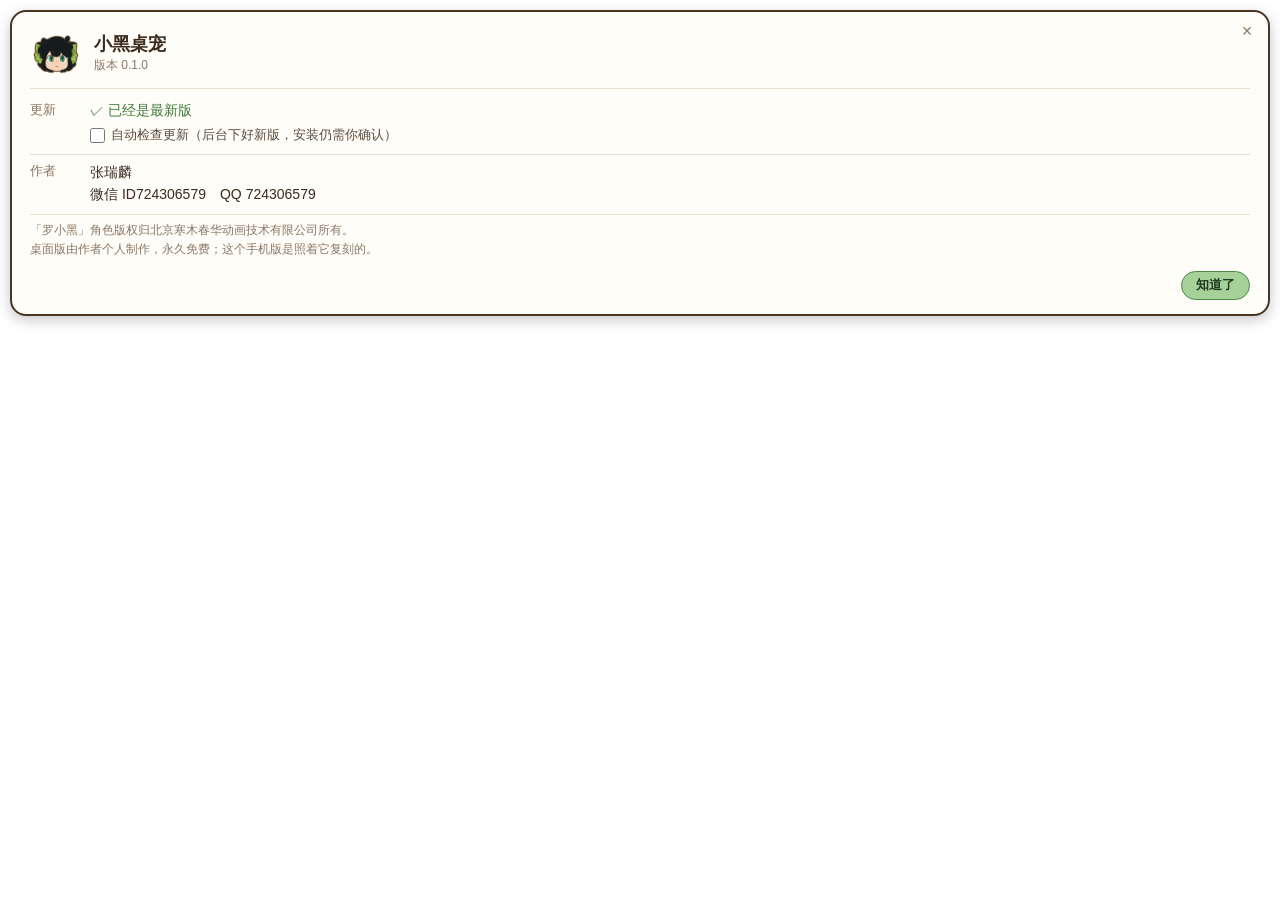
<file: app/src/main/assets/web/renderer/about.html>
<!doctype html>
<html lang="zh-CN">
<head>
<meta charset="utf-8">
<script src="pageshim.js"></script>
<title>关于小黑</title>
<style>
  /* 关于小黑：版本、更新、怎么玩，一页看全（照 Chrome「关于」页：打开就查更新，状态和按钮就在这里）。
     颜色跟头顶气泡、更新卡片一套：奶白底深棕边，主按钮用小黑耳朵里的薄荷绿 */
  * { box-sizing: border-box; }
  html, body { margin: 0; background: transparent; }
  body { padding: 10px; font: 14px/1.6 "Microsoft YaHei UI", "Microsoft YaHei", sans-serif; color: #3B2A1E; user-select: none; }
  .card { position: relative; background: #FFFDF7; border: 2px solid #4A3424; border-radius: 16px; box-shadow: 0 4px 14px rgba(0,0,0,.22); padding: 16px 18px 14px; }
  .head { display: flex; align-items: center; gap: 12px; -webkit-app-region: drag; }
  .head img { width: 52px; height: 52px; flex: none; }
  .name { font-size: 18px; font-weight: bold; line-height: 1.3; }
  .ver { font-size: 12px; color: #8a7766; }
  .demo { display: inline-block; margin-left: 6px; padding: 0 6px; border-radius: 8px; background: #f1e9dc; color: #8a7766; font-size: 11px; }
  .x { position: absolute; right: 8px; top: 6px; width: 26px; height: 26px; border: none; background: none; font-size: 18px; color: #8a7766; cursor: pointer; border-radius: 13px; -webkit-app-region: no-drag; }
  .x:hover { background: #f1e9dc; }
  .sec { margin-top: 8px; padding-top: 6px; border-top: 1px solid #eadfcf; }
  .row { display: flex; align-items: center; gap: 8px; min-height: 30px; }
  .k { flex: none; width: 52px; color: #8a7766; font-size: 13px; }
  .v { flex: 1; }
  .ok { color: #3f7a3b; }
  .new { font-weight: bold; }
  .muted { color: #8a7766; font-size: 12px; }
  label.chk { display: flex; align-items: center; gap: 6px; font-size: 13px; color: #5b4a3c; cursor: pointer; margin-left: 60px; }
  label.chk input { accent-color: #5EA85A; width: 15px; height: 15px; margin: 0; }
  ul { margin: 2px 0 0; padding-left: 18px; font-size: 13px; color: #5b4a3c; }
  li { margin: 0; }
  .spin { width: 14px; height: 14px; border: 2px solid #e5d8c6; border-top-color: #7DB873; border-radius: 50%; display: inline-block; vertical-align: -2px; margin-right: 6px; animation: r 0.8s linear infinite; }
  @keyframes r { to { transform: rotate(360deg); } }
  button.b { flex: none; font: inherit; font-size: 13px; padding: 3px 14px; border: 1.5px solid #4A3424; border-radius: 15px; background: #fff; color: #3B2A1E; cursor: pointer; }
  button.b:hover { background: #f7f0e4; }
  button.b.main { background: #A6D29A; border-color: #4E8A4A; color: #1F3A1D; font-weight: bold; }
  button.b.main:hover { background: #95C688; }
  .foot { display: flex; justify-content: flex-end; margin-top: 12px; }
  /* 下载进度：细条，薄荷绿，和更新卡片一套 */
  .bar { height: 5px; background: #efe6d8; border-radius: 3px; overflow: hidden; margin: 4px 0 2px; }
  .bar i { display: block; height: 100%; width: 0; background: #7DB873; transition: width .3s; }
  .link { border: none; background: none; padding: 0; font: inherit; font-size: 12px; color: #8a7766; cursor: pointer; text-decoration: underline; text-underline-offset: 3px; }
  .link:hover { color: #3B2A1E; }
  .gnotice { font-size: 13px; color: #3f7a3b; margin-bottom: 6px; }
  .gc { display: flex; gap: 12px; align-items: center; background: #fff; border: 1px solid #e6e6e6; border-radius: 10px; padding: 10px; margin-top: 8px; }
  .gc:first-child { margin-top: 0; }
  .gc .qr { flex: none; width: 108px; height: 108px; padding: 3px; background: #fff; }
  .gc .gq { flex: 1; }
  .gc .gn { font-size: 14px; font-weight: bold; color: #222; }
  .gc .gd, .gc .tip { font-size: 12px; color: #8a8a8a; line-height: 1.4; margin-top: 3px; }
  .gc .gd b { color: #3B2A1E; font-size: 14px; user-select: text; }
  .gqrs { display: flex; gap: 10px; }
  .gqrs:not(:first-child) { margin-top: 8px; }
  .gc.gcv { flex: 1; flex-direction: column; align-items: center; text-align: center; margin-top: 0; }
  .gfull { font-size: 13px; color: #5b4a3c; }
</style>
</head>
<body>
<div class="card">
  <button class="x" data-do="close" title="关闭">×</button>
  <div class="head"><img src="../assets/tray.png" alt=""><div><div class="name">小黑桌宠</div><div class="ver" id="ver"></div></div></div>
  <div class="sec">
    <div class="row"><span class="k">更新</span><span class="v" id="upd"></span><span id="updBtn"></span></div>
    <label class="chk" id="autoRow"><input type="checkbox" id="auto">自动检查更新（后台下好新版，安装仍需你确认）</label>
  </div>
  <div class="sec">
    <div class="row" style="align-items:flex-start"><span class="k">作者</span><span class="v" id="author"></span></div>
  </div>
  <div class="sec">
    <div class="muted">「罗小黑」角色版权归北京寒木春华动画技术有限公司所有。</div>
    <div class="muted">桌面版由作者个人制作，永久免费；这个手机版是照着它复刻的。</div>
  </div>
  <div class="foot"><button class="b main" data-do="close">知道了</button></div>
</div>
<script>
const { ipcRenderer } = require('electron');
const $ = (id) => document.getElementById(id);
const esc = (t) => String(t).replace(/[&<>"]/g, (c) => ({ '&': '&amp;', '<': '&lt;', '>': '&gt;', '"': '&quot;' }[c]));
const btn = (text, what, main) => `<button class="b${main ? ' main' : ''}" data-do="${what}">${text}</button>`;
function show(s) {
  $('ver').innerHTML = `版本 ${esc(s.version)}` + (s.tag ? ` ${esc(s.tag)}` : '') + (s.demo ? ' <span class="demo">开发版演示：更新是样子，不联网不真装</span>' : '');
  // 更新：打开「关于」时主进程会顺手查一次
  const u = s.update || {};
  let t = '', b = '';
  if (!s.hasUpdater) t = '<span class="muted">手机版不检查更新，新版本会发在群里</span>';
  else if (u.kind === 'checking') t = '<span class="spin"></span>正在检查新版本…';
  else if (u.kind === 'downloading') t = `正在下载 ${esc(u.version)}… ${u.percent || 0}%<div class="bar"><i style="width:${u.percent || 0}%"></i></div>`;
  else if (u.kind === 'installing') t = '<span class="spin"></span>正在安装，十几秒后小黑自己回来';
  else if (u.kind === 'error') { t = '<span class="muted">' + esc(u.message || '连不上更新服务器') + '</span>'; b = btn('重试', 'check'); }
  else if (u.version && u.skipped) { t = `已跳过 ${esc(u.version)}<div class="muted">更新的版本出来，会再提醒你</div>`; b = btn('还是更新吧', 'unskip'); }
  // 有新版本（下好了或还没下）：「现在更新」直接在这里装（还没下就先下，进度在这里显示）；更新说明点小字开卡片看
  else if (u.version) { t = `<span class="new">有新版本 ${esc(u.version)}</span><div><button class="link" data-do="show">看看更新了什么</button></div>`; b = btn('现在更新', 'install', true); }
  else t = '<span class="ok">✓ 已经是最新版</span>';
  $('upd').innerHTML = t; $('updBtn').innerHTML = b;
  $('autoRow').style.display = s.hasUpdater ? '' : 'none'; $('auto').checked = !!s.auto;
  const g = s.groups || {}, a = g.author || {};
  const asec = $('author').closest('.sec');
  if (a.name) { $('author').innerHTML = `${esc(a.name)}<br>微信 ${esc(a.wechat)}　QQ ${esc(a.qq)}`; asec.style.display = ''; }
  else { $('author').innerHTML = ''; asec.style.display = 'none'; }
  requestAnimationFrame(() => ipcRenderer.send('about-size', document.body.scrollHeight));
}
ipcRenderer.invoke('about-state').then(show);
ipcRenderer.on('about', (_e, s) => show(s));
document.body.onclick = async (e) => {
  const b = e.target.closest('[data-do]'); if (!b) return;
  ipcRenderer.send('about-do', b.dataset.do);
};
$('auto').onchange = () => ipcRenderer.send('about-do', $('auto').checked ? 'auto-on' : 'auto-off');
addEventListener('keydown', (e) => { if (e.key === 'Escape') ipcRenderer.send('about-do', 'close'); });
</script>
</body>
</html>
</file>
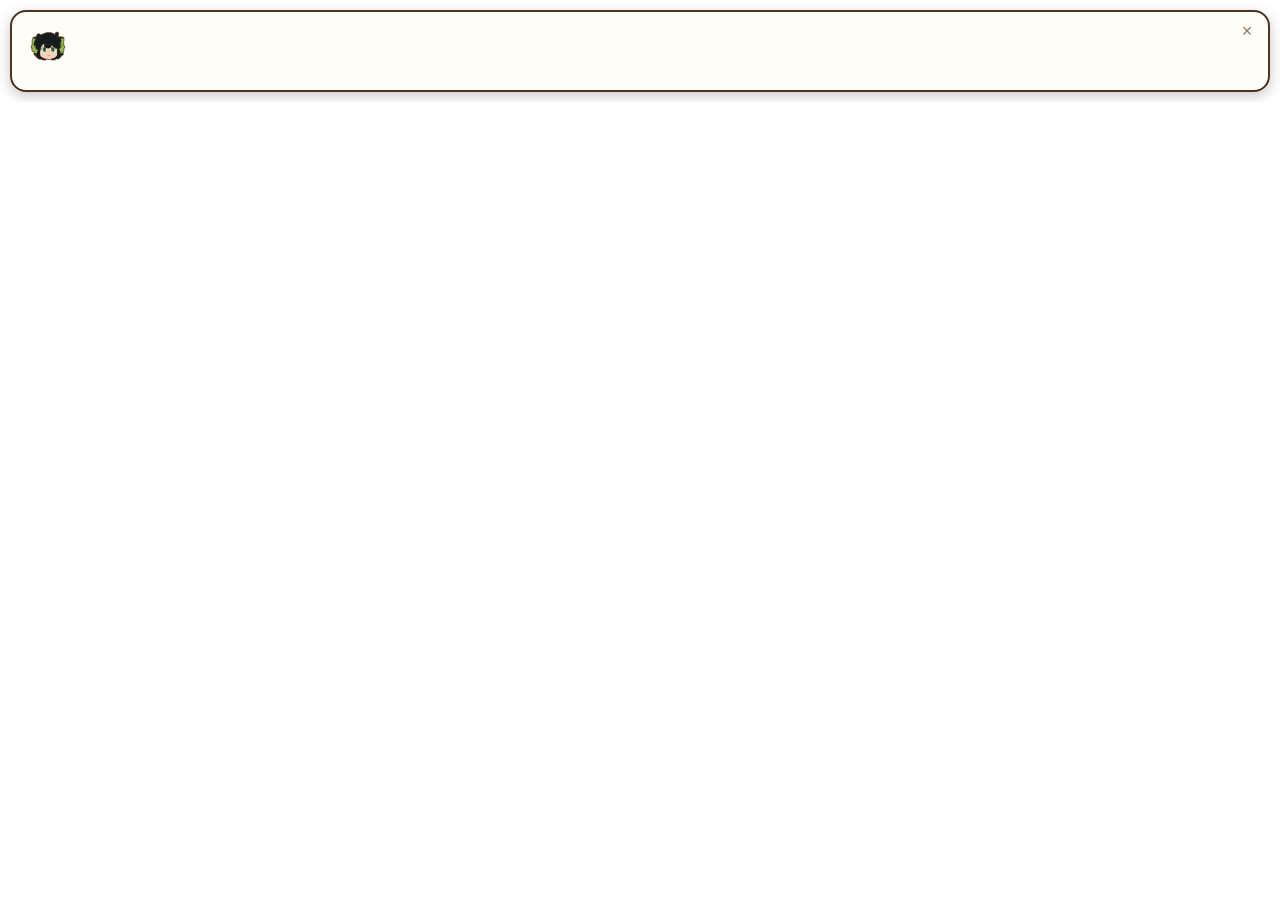
<file: app/src/main/assets/web/renderer/card.html>
<!doctype html>
<html lang="zh-CN">
<head>
<meta charset="utf-8">
<title>小黑</title>
<style>
  /* 右下角小卡片：更新（检查中／下载中／已是最新／有新版本／正在安装／更新好了／出错）和开机自启询问。和小黑头顶气泡同一套颜色。
     按钮照 Windows／Sparkle 的规矩：主按钮一个、放最右；「跳过这个版本」是弱化的文字按钮放最左 */
  * { box-sizing: border-box; }
  html, body { margin: 0; background: transparent; overflow: hidden; }
  body { padding: 10px; font: 14px/1.6 "Microsoft YaHei UI", "Microsoft YaHei", sans-serif; color: #3B2A1E; user-select: none; }
  .card { position: relative; background: #FFFDF7; border: 2px solid #4A3424; border-radius: 16px; box-shadow: 0 4px 14px rgba(0,0,0,.22); padding: 14px 16px 14px; animation: pop .16s ease-out; }
  @keyframes pop { from { transform: translateY(8px) scale(.97); opacity: 0; } to { transform: none; opacity: 1; } }
  .head { display: flex; align-items: center; gap: 10px; -webkit-app-region: drag; }
  .head img { width: 40px; height: 40px; flex: none; }
  .title { font-size: 16px; font-weight: bold; line-height: 1.35; }
  .sub { font-size: 12px; color: #8a7766; }
  .x { position: absolute; right: 8px; top: 6px; width: 26px; height: 26px; border: none; background: none; font-size: 18px; color: #8a7766; cursor: pointer; border-radius: 13px; -webkit-app-region: no-drag; }
  .x:hover { background: #f1e9dc; }
  .body { margin-top: 10px; }
  ul { margin: 4px 0 0; padding-left: 20px; max-height: 380px; overflow-y: auto; }   /* 11-17 用户嫌更新说明小：190→380，字 15 */
  li { margin: 2px 0; font-size: 15px; }
  .hint { font-size: 12px; color: #8a7766; margin-top: 8px; }
  .bar { height: 8px; background: #efe6d8; border-radius: 4px; overflow: hidden; margin: 8px 0 2px; }
  .bar i { display: block; height: 100%; width: 0; background: #7DB873; transition: width .3s; }
  .spin { width: 16px; height: 16px; border: 2px solid #e5d8c6; border-top-color: #7DB873; border-radius: 50%; display: inline-block; vertical-align: -3px; margin-right: 6px; animation: r 0.8s linear infinite; }
  @keyframes r { to { transform: rotate(360deg); } }
  .foot { display: flex; justify-content: flex-end; gap: 8px; margin-top: 12px; }
  .foot:empty { display: none; }
  button.b { font: inherit; padding: 5px 16px; border: 1.5px solid #4A3424; border-radius: 16px; background: #fff; color: #3B2A1E; cursor: pointer; }
  button.b:hover { background: #f7f0e4; }
  /* 主按钮用小黑耳朵里的薄荷绿（第一部电影），深绿字；其余跟气泡一样奶白底深棕边 */
  button.b.main { background: #A6D29A; border-color: #4E8A4A; color: #1F3A1D; font-weight: bold; }
  button.b.main:hover { background: #95C688; }
  .foot .skip { margin-right: auto; border: none; background: none; padding: 5px 2px; font: inherit; font-size: 12px; color: #8a7766; cursor: pointer; text-decoration: underline; text-underline-offset: 3px; }
  .foot .skip:hover { color: #3B2A1E; }
</style>
</head>
<body>
<div class="card" id="card">
  <button class="x" id="x" title="关闭">×</button>
  <div class="head"><img src="../assets/tray.png" alt=""><div><div class="title" id="title"></div><div class="sub" id="sub"></div></div></div>
  <div class="body" id="body"></div>
  <div class="foot" id="foot"></div>
</div>
<script>
const { ipcRenderer } = require('electron');
const $ = (id) => document.getElementById(id);
const esc = (t) => String(t).replace(/[&<>"]/g, (c) => ({ '&': '&amp;', '<': '&lt;', '>': '&gt;', '"': '&quot;' }[c]));
const btn = (text, what, main) => `<button class="b${main ? ' main' : ''}" data-do="${what}">${text}</button>`;
const notes = (n) => `<div>更新了什么：</div><ul>${(n && n.length ? n : ['修了一些小问题，更稳定了']).map((l) => `<li>${esc(l)}</li>`).join('')}</ul>`;
let autoClose;
function show(s) {
  clearTimeout(autoClose);
  let title = '', sub = '', body = '', foot = '';
  if (s.kind === 'checking') { title = '<span class="spin"></span>正在检查新版本…'; sub = `现在是 ${s.current}`; }
  else if (s.kind === 'downloading') {
    title = `发现新版本 ${esc(s.version)}`; sub = `现在是 ${s.current}`;
    body = `<div>正在下载… <b>${s.percent || 0}%</b></div><div class="bar"><i style="width:${s.percent || 0}%"></i></div><div class="hint">大约 170M。你可以先关掉这张卡片，下好了我会告诉你。</div>`;
    foot = btn('好的', 'close');
  } else if (s.kind === 'latest') {
    title = '已经是最新版啦'; sub = `现在是 ${s.current}`; foot = btn('知道了', 'close', true);
    autoClose = setTimeout(() => ipcRenderer.send('card-do', 'close'), 5000);
  } else if (s.kind === 'ready' || s.kind === 'available') {
    title = `小黑有新版本 ${esc(s.version)}`; sub = `现在是 ${s.current}`;
    const how = s.kind === 'available' ? '点「现在更新」先下载（约 170M），下好自己装，十几秒。' : '更新只要十几秒。';
    const later = s.auto ? '不点也行，退出小黑或下次打开时会自动装好。' : '你关了自动更新，不点就不会装。';
    body = notes(s.notes) + `<div class="hint">${how}设置都会保留。${later}</div>`;
    foot = '<button class="skip" data-do="skip">跳过这个版本</button>' + btn('以后再说', 'later') + btn('现在更新', 'install', true);
  } else if (s.kind === 'installing') { // 先说再走：不带按钮，1.5 秒后小黑退出去装
    title = `<span class="spin"></span>正在安装 ${esc(s.version)}`; sub = `现在是 ${s.current}`; body = '十几秒后小黑自己回来';
  } else if (s.kind === 'updated') {
    title = `小黑更新到 ${esc(s.version)} 啦`; body = notes(s.notes);
    foot = ((s.notes || []).some((l) => /找文件/.test(l)) ? btn('试试找文件', 'finder') : '') + btn('知道了', 'close', true);   // 11-05：说明里有找文件就给个按钮当场试
  } else if (s.kind === 'error') {
    if (s.why === 'verify') { title = '新版本没通过安全校验'; body = '为了安全，这次没有安装。过一会儿我会自己再试。'; foot = btn('知道了', 'close', true); }
    else { title = '检查更新失败'; body = '连不上更新服务器。请检查网络后再试。'; foot = btn('关闭', 'close') + btn('重试', 'retry', true); }
  } else if (s.kind === 'login') {
    title = '每次开机都叫小黑出来吗？'; body = '以后想改：右键右下角托盘里的小黑图标 →「设置」→「开机自动启动」。';
    foot = btn('先不用', 'close') + btn('好呀', 'login-yes', true);
  }
  $('title').innerHTML = title; $('sub').textContent = sub; $('body').innerHTML = body; $('foot').innerHTML = foot;
  requestAnimationFrame(() => ipcRenderer.send('card-size', document.body.scrollHeight));
}
ipcRenderer.invoke('card-state').then(show);
ipcRenderer.on('card', async () => show(await ipcRenderer.invoke('card-state')));
$('foot').onclick = (e) => { const b = e.target.closest('button'); if (b) ipcRenderer.send('card-do', b.dataset.do); };
$('x').onclick = () => ipcRenderer.send('card-do', 'close');
addEventListener('keydown', (e) => { if (e.key === 'Escape') ipcRenderer.send('card-do', 'close'); });
</script>
</body>
</html>
</file>
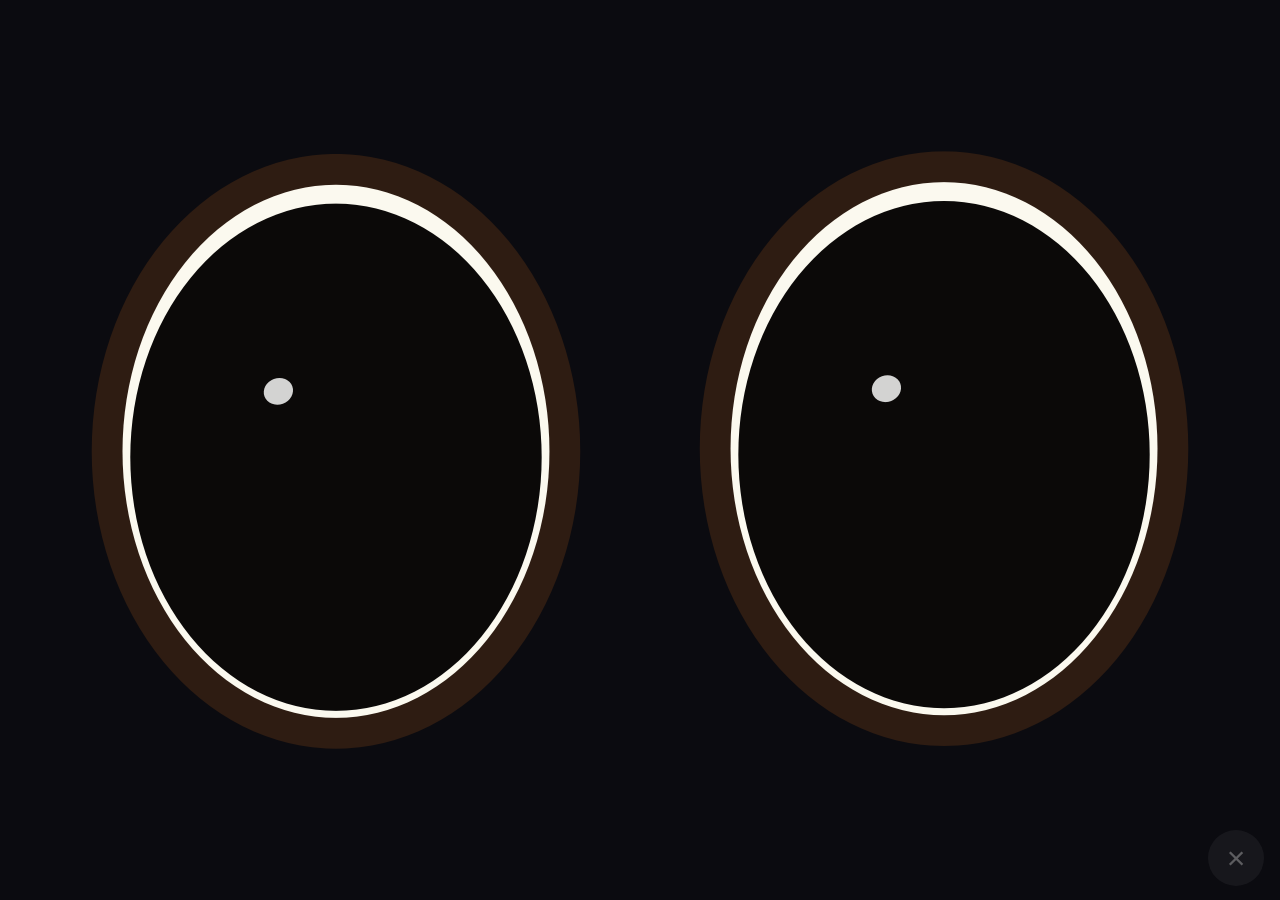
<file: app/src/main/assets/web/renderer/face.html>
<!doctype html>
<html><head><meta charset="utf-8">
<meta name="viewport" content="width=device-width,initial-scale=1,maximum-scale=1,user-scalable=no">
<title>大脸猫</title>
<style>
  html, body {
    margin: 0; height: 100%; overflow: hidden;
    background: #0b0b10; touch-action: none;
    -webkit-user-select: none; user-select: none;
    -webkit-tap-highlight-color: transparent;
  }
  canvas { display: block; }
  /* 退出：整块屏幕只剩这一颗按钮，做得尽量轻，不抢大脸的戏 */
  #x {
    position: fixed; right: 16px; bottom: 14px;
    width: 56px; height: 56px; border-radius: 50%;
    background: rgba(255,255,255,.05);
    color: rgba(255,255,255,.30);
    font: 300 32px/56px "PingFang SC", sans-serif; text-align: center;
    cursor: pointer; transition: background .15s, color .15s;
  }
  #x:hover, #x:active { background: rgba(255,255,255,.14); color: rgba(255,255,255,.75); }
</style>
</head>
<body>
<canvas id="c"></canvas>
<div id="x">×</div>
<script src="face.js"></script>
</body></html>
</file>
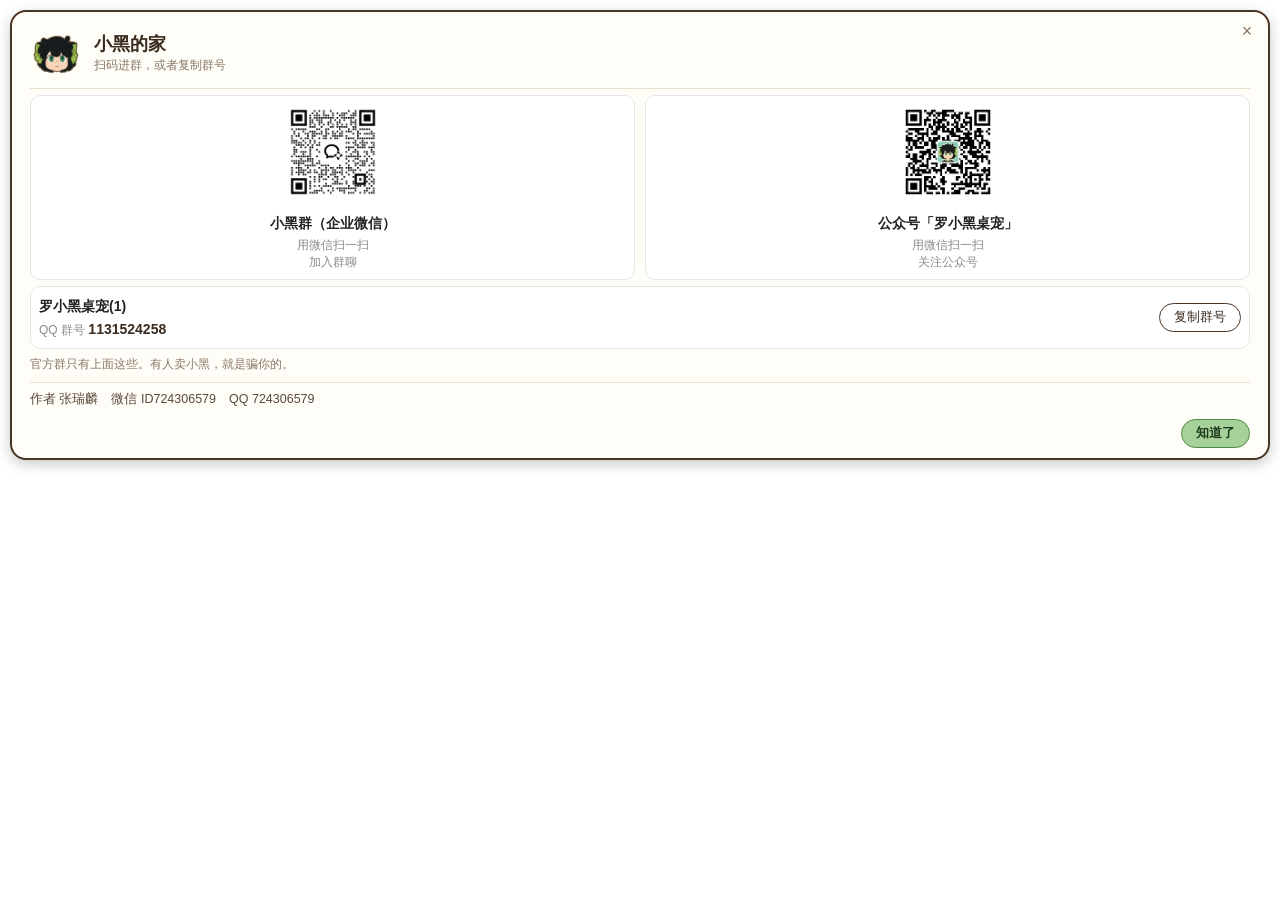
<file: app/src/main/assets/web/renderer/group.html>
<!doctype html>
<html lang="zh-CN">
<head>
<meta charset="utf-8">
<title>进群</title>
<script src="pageshim.js"></script>
<style>
  /* 「进群」单独一页：只放小黑的家（群二维码 + 群号复制）。
     配色、圆角、描边、按钮沿用 about.html，三张卡片一眼是同一套。 */
  * { box-sizing: border-box; }
  html, body { margin: 0; background: transparent; }
  body { padding: 10px; font: 14px/1.6 "Microsoft YaHei UI", "Microsoft YaHei", sans-serif; color: #3B2A1E; user-select: none; }
  .card { position: relative; background: #FFFDF7; border: 2px solid #4A3424; border-radius: 16px; box-shadow: 0 4px 14px rgba(0,0,0,.22); padding: 16px 18px 10px; }
  .head { display: flex; align-items: center; gap: 12px; }
  .head img { width: 52px; height: 52px; flex: none; }
  .name { font-size: 18px; font-weight: bold; line-height: 1.3; }
  .ver { font-size: 12px; color: #8a7766; }
  .x { position: absolute; right: 8px; top: 6px; width: 26px; height: 26px; border: none; background: none; font-size: 18px; color: #8a7766; cursor: pointer; border-radius: 13px; }
  .x:hover { background: #f1e9dc; }
  .sec { margin-top: 8px; padding-top: 6px; border-top: 1px solid #eadfcf; }
  .muted { color: #8a7766; font-size: 12px; }
  .author { font-size: 12.5px; color: #5b4a3c; }
  .foot { display: flex; justify-content: flex-end; margin-top: 10px; }
  button.b { flex: none; font: inherit; font-size: 13px; padding: 3px 14px; border: 1.5px solid #4A3424; border-radius: 15px; background: #fff; color: #3B2A1E; cursor: pointer; }
  button.b.main { background: #A6D29A; border-color: #4E8A4A; color: #1F3A1D; font-weight: bold; }
  .gnotice { font-size: 13px; color: #3f7a3b; margin-bottom: 6px; }
  .gc { display: flex; gap: 12px; align-items: center; background: #fff; border: 1px solid #e6e6e6; border-radius: 10px; padding: 8px; margin-top: 6px; }
  .gc:first-child { margin-top: 0; }
  .gc .qr { flex: none; width: 96px; height: 96px; padding: 3px; background: #fff; }
  .gc .gq { flex: 1; }
  .gc .gn { font-size: 14px; font-weight: bold; color: #222; }
  .gc .gd, .gc .tip { font-size: 12px; color: #8a8a8a; line-height: 1.4; margin-top: 3px; }
  .gc .gd b { color: #3B2A1E; font-size: 14px; user-select: text; }
  .gqrs { display: flex; gap: 10px; }
  .gqrs:not(:first-child) { margin-top: 8px; }
  .gc.gcv { flex: 1; flex-direction: column; align-items: center; text-align: center; margin-top: 0; }
  .gfull { font-size: 13px; color: #5b4a3c; }
</style>
</head>
<body>
<div class="card">
  <button class="x" data-do="close" title="关闭">×</button>
  <div class="head">
    <img src="../assets/tray.png" alt="">
    <div>
      <div class="name">小黑的家</div>
      <div class="ver">扫码进群，或者复制群号</div>
    </div>
  </div>

  <div class="sec">
    <div id="groups"></div>
    <div class="muted" style="margin-top:6px">官方群只有上面这些。有人卖小黑，就是骗你的。</div>
  </div>

  <div class="sec">
    <div class="author" id="author"></div>
  </div>

  <div class="foot"><button class="b main" data-do="close">知道了</button></div>
</div>
<script src="groupcard.js"></script>
<script>
const { ipcRenderer } = require('electron');
const $ = (id) => document.getElementById(id);
const esc = (t) => String(t == null ? '' : t).replace(/[&<>"]/g, (c) => ({ '&': '&amp;', '<': '&lt;', '>': '&gt;', '"': '&quot;' }[c]));

function sendSize() {
  requestAnimationFrame(() => ipcRenderer.send('welcome-size', Math.ceil(document.body.getBoundingClientRect().height)));
}

function show(s) {
  const st = s || {};
  const a = st.author || {};
  $('author').innerHTML = a.name ? `作者 ${esc(a.name)}　微信 ${esc(a.wechat)}　QQ ${esc(a.qq)}` : '';
  renderGroups($('groups'), st, st.visible || []);
  sendSize();
}

ipcRenderer.invoke('groups-state').then(show);
ipcRenderer.on('welcome', (_e, s) => show(s));

document.body.addEventListener('click', (e) => {
  if (e.target.closest('[data-do]')) ipcRenderer.send('welcome-do', 'close');
});
addEventListener('keydown', (e) => { if (e.key === 'Escape') ipcRenderer.send('welcome-do', 'close'); });

sendSize();
</script>
</body>
</html>
</file>
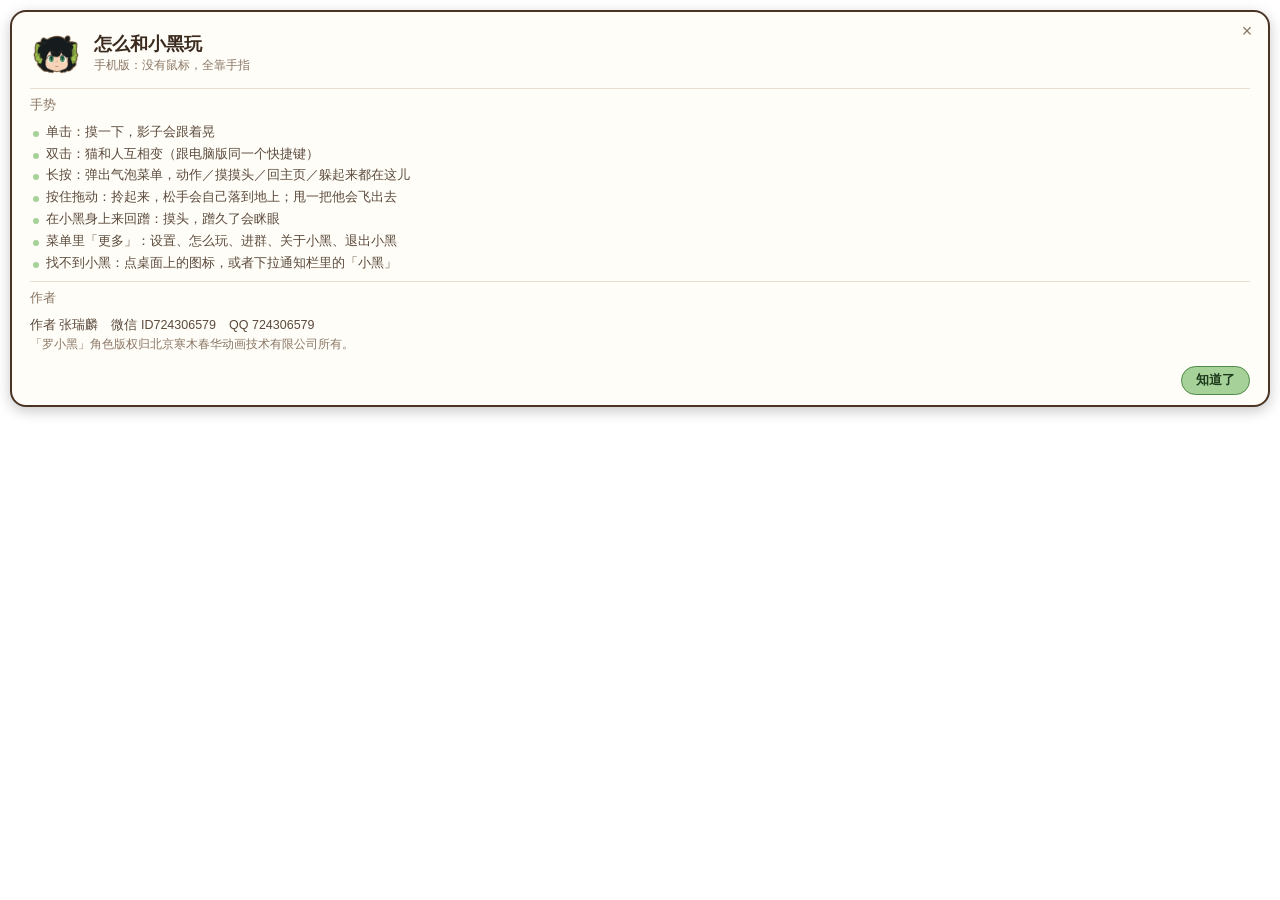
<file: app/src/main/assets/web/renderer/howto.html>
<!doctype html>
<html lang="zh-CN">
<head>
<meta charset="utf-8">
<title>怎么和小黑玩</title>
<script src="pageshim.js"></script>
<style>
  /* 手机版「小黑的家」：原版 welcome.html 的主打是 8 段鼠标演示视频，
     手机上没有鼠标、也没有随包发视频，所以照着同一套卡片样式重写成手势说明。
     配色、圆角、描边、按钮全部沿用 about.html，一眼是同一个东西。 */
  * { box-sizing: border-box; }
  html, body { margin: 0; background: transparent; }
  body { padding: 10px; font: 14px/1.6 "Microsoft YaHei UI", "Microsoft YaHei", sans-serif; color: #3B2A1E; user-select: none; }
  .card { position: relative; background: #FFFDF7; border: 2px solid #4A3424; border-radius: 16px; box-shadow: 0 4px 14px rgba(0,0,0,.22); padding: 16px 18px 10px; }
  .head { display: flex; align-items: center; gap: 12px; }
  .head img { width: 52px; height: 52px; flex: none; }
  .name { font-size: 18px; font-weight: bold; line-height: 1.3; }
  .ver { font-size: 12px; color: #8a7766; }
  .x { position: absolute; right: 8px; top: 6px; width: 26px; height: 26px; border: none; background: none; font-size: 18px; color: #8a7766; cursor: pointer; border-radius: 13px; }
  .x:hover { background: #f1e9dc; }
  .sec { margin-top: 8px; padding-top: 6px; border-top: 1px solid #eadfcf; }
  .sec h3 { margin: 0 0 6px; font-size: 13px; font-weight: normal; color: #8a7766; }
  ul.tips { margin: 0; padding: 0; list-style: none; }
  ul.tips li { position: relative; padding-left: 16px; margin: 1px 0; font-size: 13px; color: #5b4a3c; }
  ul.tips li:before { content: ""; position: absolute; left: 3px; top: 9px; width: 6px; height: 6px; border-radius: 50%; background: #A6D29A; }
  .muted { color: #8a7766; font-size: 12px; }
  .author { font-size: 12.5px; color: #5b4a3c; }
  .foot { display: flex; justify-content: flex-end; margin-top: 12px; }
  button.b { flex: none; font: inherit; font-size: 13px; padding: 3px 14px; border: 1.5px solid #4A3424; border-radius: 15px; background: #fff; color: #3B2A1E; cursor: pointer; }
  button.b.main { background: #A6D29A; border-color: #4E8A4A; color: #1F3A1D; font-weight: bold; }
  .gnotice { font-size: 13px; color: #3f7a3b; margin-bottom: 6px; }
  .gc { display: flex; gap: 12px; align-items: center; background: #fff; border: 1px solid #e6e6e6; border-radius: 10px; padding: 8px; margin-top: 6px; }
  .gc:first-child { margin-top: 0; }
  .gc .qr { flex: none; width: 96px; height: 96px; padding: 3px; background: #fff; }
  .gc .gq { flex: 1; }
  .gc .gn { font-size: 14px; font-weight: bold; color: #222; }
  .gc .gd, .gc .tip { font-size: 12px; color: #8a8a8a; line-height: 1.4; margin-top: 3px; }
  .gc .gd b { color: #3B2A1E; font-size: 14px; user-select: text; }
  .gqrs { display: flex; gap: 10px; }
  .gqrs:not(:first-child) { margin-top: 8px; }
  .gc.gcv { flex: 1; flex-direction: column; align-items: center; text-align: center; margin-top: 0; }
  .gfull { font-size: 13px; color: #5b4a3c; }
</style>
</head>
<body>
<div class="card">
  <button class="x" data-do="close" title="关闭">×</button>
  <div class="head">
    <img src="../assets/tray.png" alt="">
    <div>
      <div class="name">怎么和小黑玩</div>
      <div class="ver">手机版：没有鼠标，全靠手指</div>
    </div>
  </div>

  <div class="sec">
    <h3>手势</h3>
    <ul class="tips" id="tips"></ul>
  </div>

  <div class="sec">
    <h3>作者</h3>
    <div class="author" id="author"></div>
    <div class="muted">「罗小黑」角色版权归北京寒木春华动画技术有限公司所有。</div>
  </div>

  <div class="foot"><button class="b main" data-do="close">知道了</button></div>
</div>
<script>
const { ipcRenderer } = require('electron');
const $ = (id) => document.getElementById(id);
const esc = (t) => String(t == null ? '' : t).replace(/[&<>"]/g, (c) => ({ '&': '&amp;', '<': '&lt;', '>': '&gt;', '"': '&quot;' }[c]));

// 跟 about.html 里的 howto 一份文案：手机版真正验证过的手势
const TIPS = [
  '单击：摸一下，影子会跟着晃',
  '双击：猫和人互相变（跟电脑版同一个快捷键）',
  '长按：弹出气泡菜单，动作／摸摸头／回主页／躲起来都在这儿',
  '按住拖动：拎起来，松手会自己落到地上；甩一把他会飞出去',
  '在小黑身上来回蹭：摸头，蹭久了会眯眼',
  '菜单里「更多」：设置、怎么玩、进群、关于小黑、退出小黑',
  '找不到小黑：点桌面上的图标，或者下拉通知栏里的「小黑」'
];
$('tips').innerHTML = TIPS.map((t) => `<li>${esc(t)}</li>`).join('');

function sendSize() {
  requestAnimationFrame(() => ipcRenderer.send('welcome-size', Math.ceil(document.body.getBoundingClientRect().height)));
}

function show(s) {
  const st = s || {};
  const a = st.author || {};
  $('author').innerHTML = a.name ? `作者 ${esc(a.name)}　微信 ${esc(a.wechat)}　QQ ${esc(a.qq)}` : '';
  sendSize();
}

ipcRenderer.invoke('groups-state').then(show);
ipcRenderer.on('welcome', (_e, s) => show(s));

document.body.addEventListener('click', (e) => {
  if (e.target.closest('[data-do]')) ipcRenderer.send('welcome-do', 'close');
});
addEventListener('keydown', (e) => { if (e.key === 'Escape') ipcRenderer.send('welcome-do', 'close'); });

sendSize();
</script>
</body>
</html>
</file>
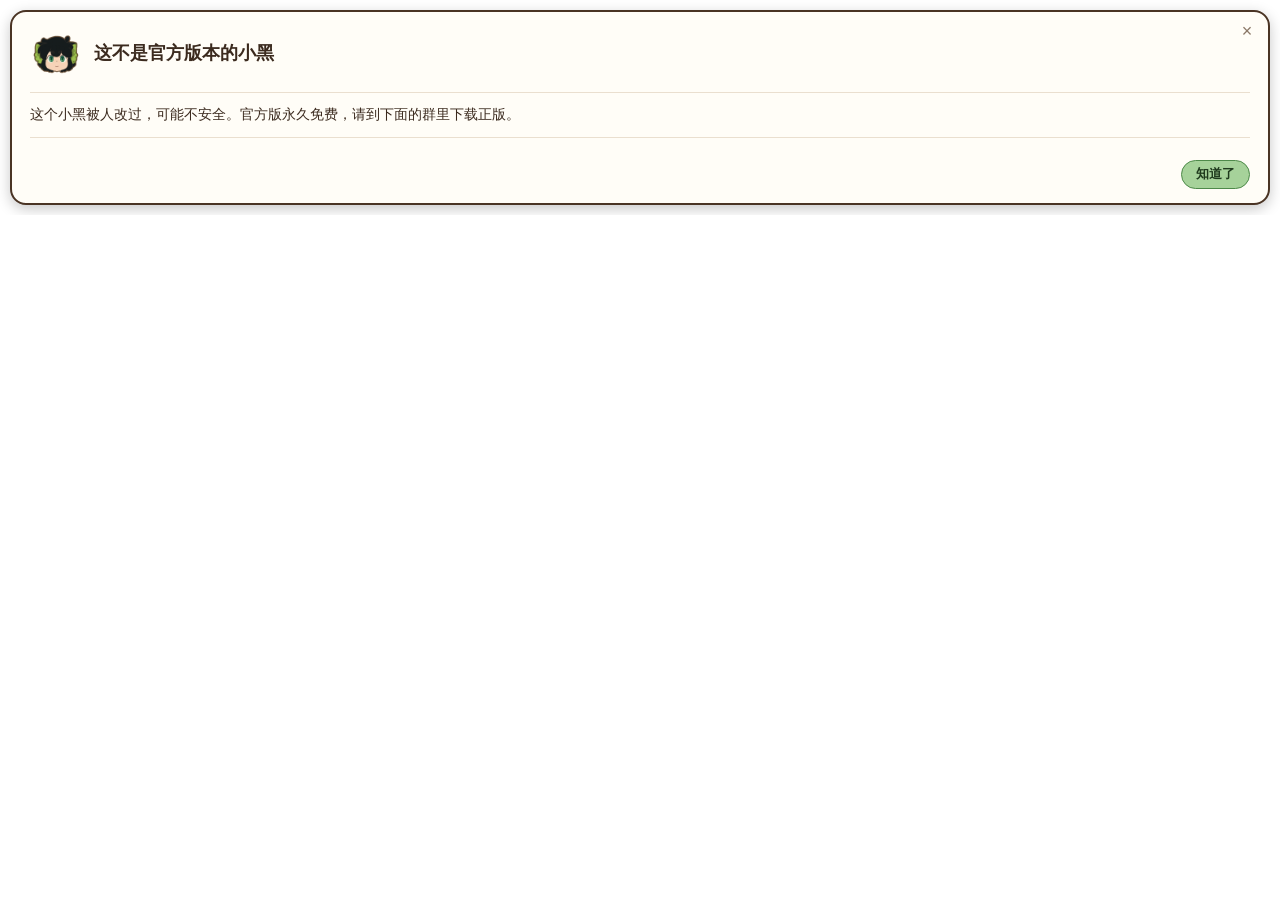
<file: app/src/main/assets/web/renderer/notofficial.html>
<!doctype html>
<html lang="zh-CN">
<head>
<meta charset="utf-8">
<title>这不是官方版本的小黑</title>
<style>
  /* 被改过的安装包弹这张卡片：样子照 welcome.html（奶白底深棕边，薄荷绿主按钮） */
  * { box-sizing: border-box; }
  html, body { margin: 0; background: transparent; overflow: hidden; }
  body { padding: 10px; font: 14px/1.6 "Microsoft YaHei UI", "Microsoft YaHei", sans-serif; color: #3B2A1E; user-select: none; }
  .card { position: relative; background: #FFFDF7; border: 2px solid #4A3424; border-radius: 16px; box-shadow: 0 4px 14px rgba(0,0,0,.22); padding: 16px 18px 14px; }
  .head { display: flex; align-items: center; gap: 12px; -webkit-app-region: drag; }
  .head img { width: 52px; height: 52px; flex: none; }
  .name { font-size: 18px; font-weight: bold; line-height: 1.3; }
  .x { position: absolute; right: 8px; top: 6px; width: 26px; height: 26px; border: none; background: none; font-size: 18px; color: #8a7766; cursor: pointer; border-radius: 13px; -webkit-app-region: no-drag; }
  .x:hover { background: #f1e9dc; }
  .sec { margin-top: 12px; padding-top: 10px; border-top: 1px solid #eadfcf; }
  p { margin: 0 0 4px; font-size: 14px; }
  button.b { flex: none; font: inherit; font-size: 13px; padding: 3px 14px; border: 1.5px solid #4A3424; border-radius: 15px; background: #fff; color: #3B2A1E; cursor: pointer; }
  button.b:hover { background: #f7f0e4; }
  button.b.main { background: #A6D29A; border-color: #4E8A4A; color: #1F3A1D; font-weight: bold; }
  button.b.main:hover { background: #95C688; }
  .foot { display: flex; justify-content: flex-end; margin-top: 12px; }
  .gnotice { font-size: 13px; color: #3f7a3b; margin-bottom: 6px; }
  .gc { display: flex; gap: 12px; align-items: center; background: #fff; border: 1px solid #e6e6e6; border-radius: 10px; padding: 10px; margin-top: 8px; }
  .gc:first-child { margin-top: 0; }
  .gc .qr { flex: none; width: 124px; height: 124px; padding: 4px; background: #fff; }
  .gc .gq { flex: 1; }
  .gc .gn { font-size: 14px; font-weight: bold; color: #222; }
  .gc .gd, .gc .tip { font-size: 12px; color: #8a8a8a; line-height: 1.4; margin-top: 3px; }
  .gc .gd b { color: #3B2A1E; font-size: 14px; user-select: text; }
  .gqrs { display: flex; gap: 10px; }
  .gqrs:not(:first-child) { margin-top: 8px; }
  .gc.gcv { flex: 1; flex-direction: column; align-items: center; text-align: center; margin-top: 0; }
  .gfull { font-size: 13px; color: #5b4a3c; }
</style>
</head>
<body>
<div class="card">
  <button class="x" data-do="close" title="关闭">×</button>
  <div class="head"><img src="../assets/tray.png" alt=""><div class="name">这不是官方版本的小黑</div></div>
  <div class="sec">
    <p>这个小黑被人改过，可能不安全。官方版永久免费，请到下面的群里下载正版。</p>
  </div>
  <div class="sec">
    <div id="groups"></div>
  </div>
  <div class="foot"><button class="b main" data-do="close">知道了</button></div>
</div>
<script src="groupcard.js"></script>
<script>
const { ipcRenderer } = require('electron');
function show(s) {
  renderGroups(document.getElementById('groups'), s || {}, (s && s.visible) || []);
  requestAnimationFrame(() => ipcRenderer.send('notofficial-size', document.body.scrollHeight));
}
ipcRenderer.invoke('groups-state').then(show);
document.body.addEventListener('click', (e) => { const b = e.target.closest('[data-do]'); if (b) ipcRenderer.send('notofficial-do', b.dataset.do); });
addEventListener('keydown', (e) => { if (e.key === 'Escape') ipcRenderer.send('notofficial-do', 'close'); });
</script>
</body>
</html>
</file>
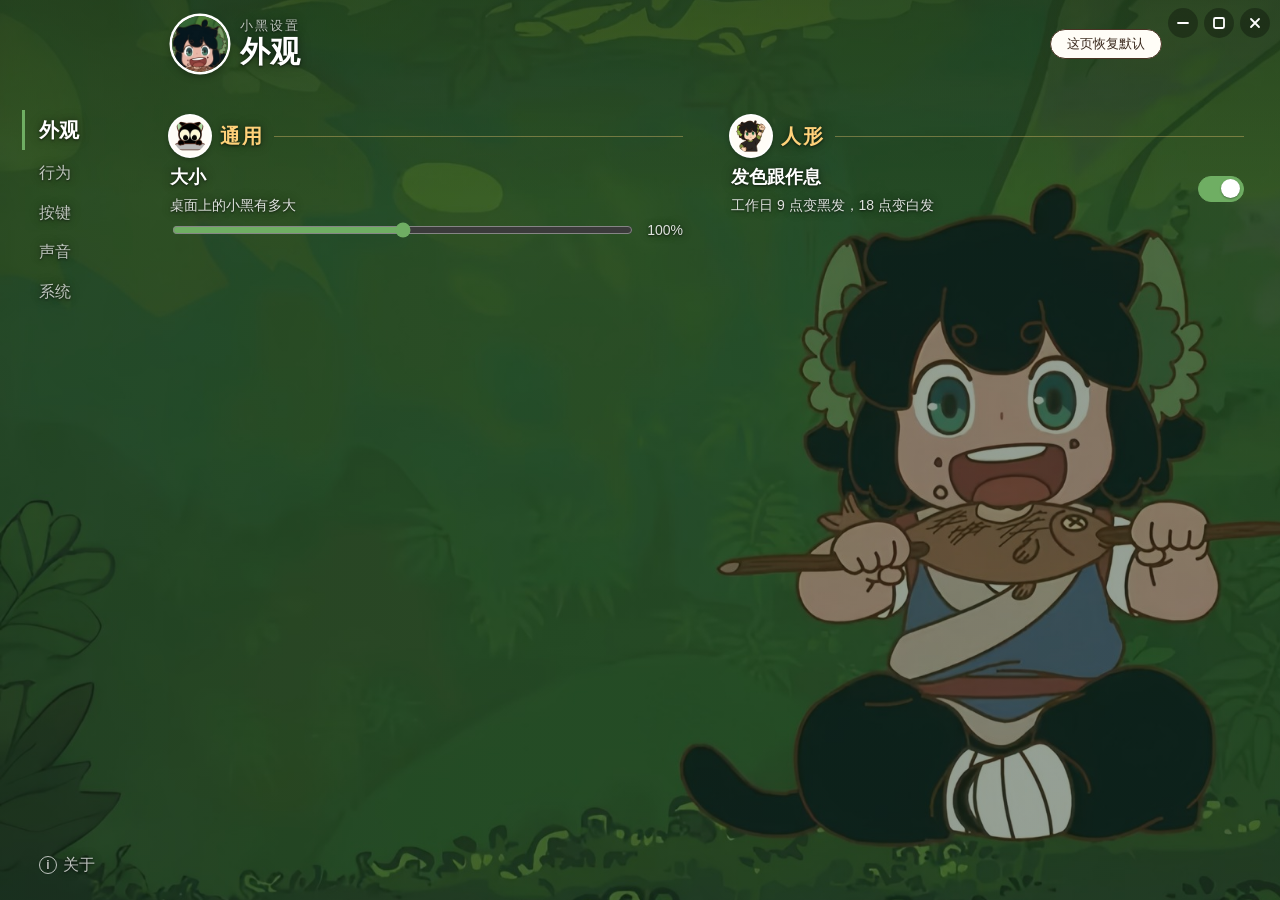
<file: app/src/main/assets/web/renderer/settings.html>
<!doctype html>
<!-- 小黑设置窗口（11-05 起，11-10 对所有人开放）：样式照样稿 v9「网飞式」推荐那组数值写死——图原样清楚、左边一层同色暗幕往右没了、不加框和线、字一律白，层次只靠字号／粗细／亮度。
     11-16 起设置窗口是不透明、能最小化／最大化／拉大小的普通窗口：卡片铺满窗口（宽高由 settings.js 的 fit 按窗口量，不用 vw／vh——body 有 zoom），默认和最小 900×580（用户调定的尺寸）。
     逻辑在 settings.js，主进程在 main.js 的 openSettings。 -->
<html lang="zh-CN">
<head>
<meta charset="utf-8">
<title>小黑设置</title>
<style>
  * { box-sizing: border-box; }
  html, body { margin: 0; background: #1c1c1c; overflow: hidden; }
  body { font: 14px/1.6 "Microsoft YaHei UI", "Microsoft YaHei", sans-serif; color: #fff; user-select: none; }

  .card { --rw: 150px; position: absolute; left: 0; top: 0; width: 900px; height: 580px; overflow: hidden; background: var(--base, #1c1c1c); color: #fff;   /* 窗口自己就是边：没有圆角、外框、阴影；宽高由 fit() 设成窗口大小 */
    --accent: #6FAE63; --gold: #FFD27A; --ts: 0 1px 2px rgba(0,0,0,.51), 0 0 6px rgba(0,0,0,.36), 0 0 14px rgba(0,0,0,.21); }
  .art { position: absolute; inset: 0; background: var(--img) no-repeat; filter: brightness(var(--dim, 1)) saturate(var(--sat, 1)); }
  .scrim { position: absolute; inset: 0; pointer-events: none;
    /* 11-16 夜：内容铺满整个窗口、字会压到右半边的图上，暗幕整张都压：左边照旧最深（.55），往右到 .45 就不再变淡，右边的字也看得清；背景图仍看得出来 */
    background: linear-gradient(90deg, rgba(var(--srgb), .55) 0%, rgba(var(--srgb), .4675) 38.4%, rgba(var(--srgb), .45) 100%),
                linear-gradient(180deg, rgba(var(--srgb), .33) 0%, rgba(var(--srgb), 0) 22%); }
  /* 右上角窗口按钮：最小化、最大化／还原、关闭，一排圆按钮（样子照原来的关闭钮）。图标用 svg，最大化后（.maxed）换成还原的两个叠方框 */
  .wbtns { position: absolute; right: 10px; top: 8px; display: flex; gap: 6px; z-index: 5; -webkit-app-region: no-drag; }
  .wb { width: 30px; height: 30px; padding: 0; border: none; background: rgba(0,0,0,.3); color: #fff; cursor: pointer; border-radius: 15px; display: flex; align-items: center; justify-content: center; }
  .wb:hover { background: rgba(0,0,0,.5); }
  .wb svg { width: 14px; height: 14px; fill: none; stroke: currentColor; stroke-width: 1.8; stroke-linecap: round; stroke-linejoin: round; }
  .wb .rs, .card.maxed .wb .mx { display: none; } .card.maxed .wb .rs { display: block; }
  .wb:focus-visible { outline: 2px solid #fff; outline-offset: 2px; }

  /* 标题区：头像＋「小黑设置」＋页名＋副标题。这一块能拖动窗口 */
  .head { position: absolute; left: calc(var(--rw) + 22px); right: 118px; top: 16px; display: flex; align-items: center; gap: 12px; z-index: 2; text-shadow: var(--ts); -webkit-app-region: drag; }
  .hico { flex: none; width: 56px; height: 56px; border-radius: 50%; box-shadow: 0 0 0 2.5px #fff, 0 3px 10px rgba(0,0,0,.45); }
  .hico img { width: 56px; height: 56px; border-radius: 50%; display: block; }
  .head .k { font-size: 13px; letter-spacing: 2px; line-height: 1.2; color: rgba(255,255,255,.72); }
  .head .n { font-size: 30px; font-weight: bold; line-height: 1.2; color: #fff; }
  /* 11-16 比稿 1E：每页一个「这页恢复默认」，放在页名右边（不放页底：页底要滚才看得到）；没改过时变淡点不了；系统、关于页没有 */
  #pgreset { margin-left: auto; -webkit-app-region: no-drag; } #pgreset[hidden] { display: none; }

  /* 左栏：只有字。没选中的小、淡；选中的大一号、加粗、纯白，前面一条绿杠 */
  .rail { position: absolute; z-index: 3; left: 0; top: 0; bottom: 0; width: var(--rw); display: flex; flex-direction: column; gap: 6px; padding: 110px 0 18px 22px; text-shadow: var(--ts); -webkit-app-region: no-drag; }
  .rail .sp { flex: 1; }
  .tab { display: flex; align-items: center; cursor: pointer; padding: 4px 0 4px 14px; border-left: 3px solid transparent; }
  .tab .tn, .tab .bang { color: rgba(255,255,255,.72); }
  .tab .tn { font-size: 16px; transition: font-size .12s; }
  .tab:hover .tn, .tab:hover .bang { color: #fff; }
  .tab.on { border-left-color: var(--accent); }
  .tab.on .tn { font-size: 20px; font-weight: bold; color: #fff; }
  .tab .bang { display: inline-flex; align-items: center; justify-content: center; width: 18px; height: 18px; border-radius: 50%; border: 1.6px solid currentColor; font-size: 12px; font-weight: bold; line-height: 1; margin-right: 6px; }
  .tab.on .bang { color: #fff; width: 22px; height: 22px; font-size: 14px; }

  /* 右边：组名（金、20px 粗、左图标、右金线）＞ 设置名（18px 粗白）＞ 说明（小、白 86%）。
     11-16 夜：内容从左栏右边一直铺到卡片右边（右边 14＋22＝36px 留给滚动条），不再限宽。上、左各留 8／6px 内边距、位置往上往左挪同样多（第一行字不动）：
     组名图标的白圈和阴影在内容盒外面，滚动容器会把盒外的东西裁掉（原来图标顶上、左边被切了一半），留出内边距静止时就完整 */
  .pane { position: absolute; z-index: 2; left: calc(var(--rw) + 12px); right: 14px; top: 108px; bottom: 26px; overflow: auto; padding: 8px 22px 0 8px; text-shadow: var(--ts); -webkit-app-region: no-drag; }
  /* 滚动条：没溢出就不占位；溢出时一直看得见（白 25%），鼠标放上去更亮 */
  .pane::-webkit-scrollbar { width: 6px; } .pane::-webkit-scrollbar-thumb { background: rgba(255,255,255,.25); border-radius: 3px; } .pane:hover::-webkit-scrollbar-thumb { background: rgba(255,255,255,.45); }
  /* 下面还有内容（11-15：按键页下面三组看不出来）：底部 24px 淡出，滚到底就没了 */
  .pane.more { -webkit-mask-image: linear-gradient(180deg, #000 calc(100% - 24px), transparent); }
  .pg { display: none; } .pg.on { display: block; }
  section { margin-bottom: 28px; }
  /* 按「列」排（11-16 夜）：一页有几个组就并排几列（窄了自动换行）；外观页只有一组，组里的各项排列。列间距 48，顶对齐；列宽至少 320 */
  .pg.cols.on { display: grid; grid-template-columns: repeat(auto-fit, minmax(320px, 1fr)); column-gap: 48px; row-gap: 28px; align-items: start; }
  .pg.cols > section { margin-bottom: 0; }
  .pg.cols > section { max-width: 520px; }   /* 11-16 比稿 5B：窗口拉大后每列最宽 520，滑块不再拉到七八百像素长，右边留空 */
  .pg.cols .item .t small { white-space: normal; text-wrap: balance; }   /* 列窄时说明可以折行，别把开关挤出列 */
  .pg.cols .item .t { min-width: 0; }
  .pg > section:last-child { margin-bottom: 0; }   /* 11-16 最后一组下面不留空：组名行变高（34px 图标）后，系统页出「开机被拦」长提示时这 28 像素会让它多出一截要滚 */
  /* 组名（11-16 用户：「光用文字，而且还很小，一点层次都没有」）：左边一个真图标（settings.js 的 GROUP_ICON 表配）、20px 粗金字、右边一条细金线拉到栏尾；没有贴切图标的组只有字＋线 */
  h4 { display: flex; align-items: center; gap: 10px; margin: 0; min-height: 40px;   /* 没图标的组（启动）也和有图标的一样高，并排的列里第一行对得齐 */
    font-size: 20px; line-height: 1.2; letter-spacing: 2px; font-weight: bold; color: var(--gold); }
  h4::after { content: ''; flex: 1; height: 1px; background: rgba(255, 210, 122, .35); }
  h4 .gi { flex: none; width: 40px; height: 40px; padding: 3px; box-sizing: border-box; object-fit: contain; border-radius: 50%; background: #FFFDF7; box-shadow: 0 0 0 2px #fff, 0 2px 6px rgba(0,0,0,.45); }   /* 11-16 黑猫直接压在暗幕上看不清：放进奶白圆底（和标题头像同一种做法） */
  .rows > * { padding: 7px 0; }
  .item { display: flex; align-items: center; gap: 14px; min-height: 0; }
  .item .t { flex: 1; font-size: 18px; font-weight: bold; color: #fff; line-height: 1.6; }
  .item .t small { display: block; white-space: nowrap; font-size: 14px; font-weight: normal; line-height: 1.45; margin-top: 3px; color: rgba(255,255,255,.86); }
  .item .t small[hidden] { display: none; }
  /* 滑块项（11-15 修：原来名字、滑块、数字、按钮挤一行，360 宽放不下，活泼度的滑块被挤出右栏拖不到）：第一行名字＋说明＋恢复默认，第二行滑块＋数字 */
  .sl .item { align-items: flex-start; }
  .sl .t small { white-space: normal; }
  .sl > .vol { margin-top: 4px; }
  .sl .pacenote { display: block; margin-top: 4px; font-size: 14px; line-height: 1.45; color: rgba(255,255,255,.86); white-space: normal; text-wrap: balance; }   /* 11-17 活泼度滑块下面一行：大约多久一个动作（SettingsDef.paceNote），拖动时当场变；窄了折行，不挤滑块 */
  .vol .e { flex: none; font-size: 13px; color: rgba(255,255,255,.8); }   /* 11-16 比稿 2B：0～100 的滑块两头写字（安静…闹腾），不显示数字 */
  .sl.dim { opacity: .4; pointer-events: none; }   /* 11-16 比稿 7B：人形选「不动」时活泼度、好奇心不管用，变淡 */
  .segh { font-size: 13.5px; color: rgba(255,255,255,.86); }
  .stillnote { font-size: 13.5px; color: var(--gold); } .stillnote[hidden] { display: none; }
  .item.login { align-items: flex-start; }
  .item.login .t small { white-space: normal; }   /* 开机被系统拦下的提示较长，换行，别把开关挤出右栏 */
  .item.login > .sw { margin-top: 1.4px; }

  .sw { position: relative; flex: none; width: 46px; height: 26px; padding: 0; border-radius: 13px; background: rgba(0,0,0,.38); border: 1.5px solid rgba(255,255,255,.6); cursor: pointer; -webkit-app-region: no-drag; }
  .sw:focus-visible, button.b:focus-visible { outline: 2px solid #fff; outline-offset: 3px; }
  .sw::after { content: ''; position: absolute; left: 2px; top: 2px; width: 19px; height: 19px; border-radius: 50%; background: #fff; box-shadow: 0 1px 2px rgba(0,0,0,.35); transition: left .15s; }
  .sw.on { background: var(--accent); border-color: var(--accent); } .sw.on::after { left: 22px; }
  .sw.pending { opacity: .5; cursor: default; pointer-events: none; }   /* 开机开关确认中：显示开、变淡、点了没用 */
  button.b { flex: none; font: inherit; font-size: 13px; padding: 4px 16px; border-radius: 15px; cursor: pointer; background: #FFFDF7; color: #3B2A1E; border: 1.5px solid #4A3424; text-shadow: none; }
  button.b:hover { background: #f1e9dc; }
  .seg { display: flex; gap: 8px; }
  .seg button { flex: none; font: inherit; font-size: 15px; padding: 5px 18px; border-radius: 16px; cursor: pointer; color: #fff; text-shadow: var(--ts); background: rgba(0,0,0,.38); border: 1.5px solid rgba(255,255,255,.6); }
  .seg button.on { background: var(--accent); border-color: var(--accent); font-weight: bold; }
  .seg button:focus-visible { outline: 2px solid #fff; outline-offset: 3px; }
  .vol { display: flex; align-items: center; gap: 10px; font-size: 14px; white-space: nowrap; color: rgba(255,255,255,.86); }
  .vol input { accent-color: var(--accent); flex: 1; min-width: 100px; cursor: pointer; }
  .vol output { width: 38px; text-align: right; font-variant-numeric: tabular-nums; }
  .vol.off, .item.off { opacity: .4; pointer-events: none; }
  /* 只管一种形态的项：名字后面挂一个小标签（「人形」，以后猫专属的挂「猫」） */
  .tag { display: inline-block; margin-left: 8px; padding: 0 7px; font-size: 12px; line-height: 18px; font-weight: normal; vertical-align: 3px; border-radius: 9px; background: rgba(255,255,255,.16); border: 1px solid rgba(255,255,255,.55); }
  /* 按键页（11-15）：动作按窗口宽分多列；键框点一下进录键，× 清掉 */
  /* 声音页：每行＝开关｜名字（小字）｜音量条｜百分比｜试听。某类关＝条和试听变淡（.vol.off）；总音量关＝四行整行变淡（.vr.off） */
  .vr { display: flex; align-items: center; gap: 12px; }
  .vr .nm { flex: none; width: 190px; font-size: 18px; font-weight: bold; color: #fff; line-height: 1.3; }
  .vr .nm small { display: block; white-space: nowrap; font-size: 13px; font-weight: normal; line-height: 1.3; color: rgba(255,255,255,.86); }
  .vr .vol { flex: 1; min-width: 0; }
  .vr .vol button.b { width: 64px; padding: 4px 0; text-align: center; }
  .vr.off { opacity: .4; pointer-events: none; }
  #fullsnd { gap: 12px; }   /* 开关在左，和总音量的开关同一列 */
  button.b:disabled { opacity: .4; cursor: default; }
  .pg[data-pg="sound"] section { margin-bottom: 12px; max-width: 820px; }   /* 11-16 比稿 5B：声音页每行最宽 820 */
  .pg[data-pg="keys"] section { margin-bottom: 16px; }   /* 11-16 夜：组名图标不再负边距（高 40 不是 34），六组共多出约 36px，组间距收一点，1707×1020 仍一屏看完 */
  .pg[data-pg="sound"] .rows > * { padding: 5px 0; }
  /* 11-16 夜：声音页每行铺满宽度（用户：「左右都沾满」），音量条随窗口一起变长，不封顶 */
  .lead { font-size: 14px; color: rgba(255,255,255,.86); margin: -4px 0 16px; line-height: 1.5; }
  .klist > * { padding: 4px 0; }
  .kr { display: flex; flex-wrap: wrap; align-items: center; gap: 0 8px; }
  .kn { flex: 1; min-width: 0; font-size: 16px; font-weight: bold; line-height: 1.35; }
  .ks { flex: 0 0 100%; font-size: 12.5px; line-height: 1.4; color: rgba(255,255,255,.86); } .ks:empty { display: none; }
  .hk2 { flex: none; width: 148px; font: inherit; font-size: 13.5px; font-weight: bold; padding: 3px 8px; border-radius: 8px; cursor: pointer; color: #fff; text-shadow: var(--ts); background: rgba(20,12,8,.72); border: 1.5px solid rgba(255,255,255,.6); text-align: center; }   /* 11-16 底色加深：按键页背景亮圆和人物压在键框后面，「未设置」看不清 */
  .hk2.none { font-weight: normal; color: rgba(255,255,255,.72); border-style: dashed; }
  .hk2:hover { border-color: #fff; } .hk2.rec { background: var(--gold); border-color: var(--gold); color: #3B2A1E; text-shadow: none; border-style: solid; }
  .hk2.bad { border-color: #ff8a7a; border-style: solid; }
  .hk2:focus-visible, .clr:focus-visible { outline: 2px solid #fff; outline-offset: 3px; }
  .kr.flash .hk2 { animation: kflash 1s; }
  @keyframes kflash { 0%, 60% { background: var(--gold); border-color: var(--gold); color: #3B2A1E; text-shadow: none; } }
  .clr { flex: none; width: 26px; height: 26px; border-radius: 13px; padding: 0; font-size: 14px; line-height: 1; cursor: pointer; color: #fff; background: rgba(0,0,0,.3); border: 1.5px solid rgba(255,255,255,.45); }
  .clr:hover { border-color: #fff; background: rgba(0,0,0,.5); } .clr.hide { visibility: hidden; }
  .card.wide .klist { display: grid; grid-template-columns: repeat(auto-fill, minmax(300px, 1fr)); column-gap: 20px; align-items: start; }   /* 窗口宽 900＝两列；拉大后每多 320 宽多排一列（11-16 夜起右栏铺满窗口），按键页尽量不用滚 */
  /* 「连按两下 Ctrl」挂在找文件那行下面（设定 11-15 第 9 条），小号开关 */
  .ksub { flex: 0 0 100%; display: flex; align-items: center; gap: 8px; margin-top: 4px; font-size: 13px; color: rgba(255,255,255,.86); cursor: pointer; }
  .sw.sm { width: 34px; height: 20px; border-radius: 10px; } .sw.sm::after { width: 13px; height: 13px; } .sw.sm.on::after { left: 16px; }
  .card.wide .hk2 { width: 124px; font-size: 12px; white-space: nowrap; padding: 3px 4px; }   /* 四段长键（Ctrl+Shift+Alt+F12）一行放下，不折两行 */
  .card.wide .kn { font-size: 15px; white-space: nowrap; }
  /* 找文件总开关（11-16）：关着时按键页 find 那行的名字、键框、×、「连按两下 Ctrl」变淡点不了（加在这四个子元素上，不加整行，不然下面指路那行也跟着淡），下面一行金色小字指去「系统」打开 */
  .kr.fdoff .kn, .kr.fdoff .hk2, .kr.fdoff .clr, .kr.fdoff .ksub { opacity: .4; pointer-events: none; }
  .kgo { flex: 0 0 100%; margin-top: 2px; font-size: 12.5px; line-height: 1.4; color: var(--gold); text-decoration: underline; cursor: pointer; }
  .kgo[hidden] { display: none; }
  #findersec.flash .item { animation: sflash 1.2s; border-radius: 8px; }
  @keyframes sflash { 0%, 60% { background: rgba(255, 210, 122, .28); } }
</style>
</head>
<body>
<div class="card" id="card">
  <div class="art"></div><div class="scrim"></div>
  <div class="wbtns">
    <button class="wb" id="wmin" title="最小化" aria-label="最小化"><svg viewBox="0 0 14 14"><path d="M2 7h10"/></svg></button>
    <button class="wb" id="wmax" title="最大化" aria-label="最大化"><svg class="mx" viewBox="0 0 14 14"><rect x="2" y="2" width="10" height="10" rx="1.5"/></svg><svg class="rs" viewBox="0 0 14 14"><rect x="2" y="4.5" width="7.5" height="7.5" rx="1.5"/><path d="M4.8 4.5V3.5A1.5 1.5 0 0 1 6.3 2H10.5A1.5 1.5 0 0 1 12 3.5V7.7A1.5 1.5 0 0 1 10.5 9.2H9.5"/></svg></button>
    <button class="wb" id="x" title="关闭" aria-label="关闭"><svg viewBox="0 0 14 14"><path d="M3 3l8 8M11 3l-8 8"/></svg></button>
  </div>
  <div class="rail">
    <div class="tab on" data-p="look"><span class="tn">外观</span></div>
    <div class="tab" data-p="act"><span class="tn">行为</span></div>
    <div class="tab" data-p="keys"><span class="tn">按键</span></div>
    <div class="tab" data-p="sound"><span class="tn">声音</span></div>
    <div class="tab" data-p="sys"><span class="tn">系统</span></div>
    <div class="sp"></div>
    <div class="tab" data-p="about"><span class="bang">i</span><span class="tn">关于</span></div>
  </div>
  <div class="head"><span class="hico"><img id="hpic" alt=""></span><div><div class="k">小黑设置</div><div class="n" id="hn"></div></div><button type="button" class="b" id="pgreset">这页恢复默认</button></div>
  <div class="pane">
    <div class="pg cols on" data-pg="look">
      <section><h4>通用</h4><div class="rows">
        <div class="sl" id="size"><div class="item"><span class="t">大小<small>桌面上的小黑有多大</small></span></div><div class="vol"><input type="range" step="0.01" id="sizer" aria-label="大小"><output id="sizev"></output></div></div>
      </div></section>
      <section><h4>人形</h4><div class="rows">
        <div class="item"><span class="t">发色跟作息<small>工作日 9 点变黑发，18 点变白发</small></span><button type="button" class="sw" role="switch" aria-checked="false" data-k="hairSchedule"></button></div>
      </div></section>
    </div>
    <div class="pg cols" data-pg="act">
      <section><h4>猫</h4><div class="rows">
        <div class="sl" id="liv"><div class="item"><span class="t">活泼度<small>多久找点事做：小的哼歌、打哈欠，大的喝奶茶、吹风</small></span></div><div class="vol"><span class="e">安静</span><input type="range" min="0" max="100" step="1" id="livr" aria-label="猫的活泼度"><span class="e">闹腾</span></div><small class="pacenote" id="livnote"></small></div>
        <div class="sl" id="cur"><div class="item"><span class="t">好奇心<small>鼠标离多远，他会转头看鼠标</small></span></div><div class="vol"><span class="e">不太理</span><input type="range" min="0" max="100" step="1" id="curr" aria-label="猫的好奇心"><span class="e">很好奇</span></div></div>
        <div class="sl" id="hand"><div class="item"><span class="t">摸头范围<small>用鼠标揉他的头时，手晃多远他还觉得在被摸</small></span></div><div class="vol"><span class="e">小</span><input type="range" min="0" max="100" step="1" id="handr" aria-label="摸头范围"><span class="e">大</span></div></div>
        <div class="item"><span class="t">待在原地<small>他不会自己走开，也不跳上窗口</small></span><button type="button" class="sw" role="switch" aria-checked="false" data-k="stay"></button></div>
      </div></section>
      <section><h4>人形</h4><div class="rows">
        <div class="sl" id="hliv"><div class="item"><span class="t">活泼度<small>多久找点事做：小的东张西望，大的练拳、拉伸、铁球、吃饼</small></span></div><div class="vol"><span class="e">安静</span><input type="range" min="0" max="100" step="1" id="hlivr" aria-label="人形的活泼度"><span class="e">闹腾</span></div><small class="pacenote" id="hlivnote"></small></div>
        <div class="sl" id="hcur"><div class="item"><span class="t">好奇心<small>鼠标离多远，他的眼睛会跟着鼠标转</small></span></div><div class="vol"><span class="e">不看</span><input type="range" min="0" max="100" step="1" id="hcurr" aria-label="人形的好奇心"><span class="e">一直看</span></div></div>
        <div class="item"><span class="t">站着的时候</span></div>
        <div class="seg" role="radiogroup" aria-label="人形站着的时候"><button type="button" role="radio" data-idle="on">做动作</button><button type="button" role="radio" data-idle="breath">只站着</button><button type="button" role="radio" data-idle="off">不动</button></div>
        <div class="segh" id="segh"></div>
        <div class="stillnote" id="stillnote" hidden>选了「不动」，上面的活泼度、好奇心先不管用</div>
      </div></section>
    </div>
    <div class="pg" data-pg="keys" id="keysbox"></div>
    <div class="pg" data-pg="sound">
      <section><h4>总开关</h4><div class="rows">
        <div class="vr" id="vrtotal"><button type="button" class="sw" role="switch" aria-checked="false" data-k="soundOn"></button><span class="nm">总音量</span><div class="vol" id="vol"><input type="range" min="0" max="100" step="1" id="volr" aria-label="总音量"><output id="volv"></output><button class="b" id="try">试听</button></div></div>
        <div class="item" id="fullsnd"><button type="button" class="sw" role="switch" aria-checked="false" data-k="soundInFullscreen"></button><span class="t">全屏时也出声<small id="fullsndhint"></small></span></div>
      </div></section>
      <section><h4>各类声音</h4><div class="rows" id="catrows"></div></section>
    </div>
    <div class="pg cols" data-pg="sys">
      <section><h4>启动</h4><div class="rows">
        <div class="item login"><span class="t">开机自动启动<small>打开电脑后，小黑自己出来</small><small id="loginhint" role="status" hidden></small></span><button type="button" class="sw" role="switch" aria-checked="false" data-k="login"></button></div>
      </div></section>
      <section><h4>全屏与多屏</h4><div class="rows">
        <div class="item"><span class="t">全屏时也显示<small>看全屏视频、玩游戏时他也在桌面上</small></span><button type="button" class="sw" role="switch" aria-checked="false" data-k="showInFullscreen"></button></div>
        <div class="item" id="fulltouch"><span class="t">全屏时也能互动<small id="fulltouchhint"></small></span><button type="button" class="sw" role="switch" aria-checked="false" data-k="touchInFullscreen"></button></div>
        <div class="item"><span class="t">拖到别的屏幕<small>有两块以上屏幕时，拖过屏幕边他就过去</small></span><button type="button" class="sw" role="switch" aria-checked="false" data-k="multiScreen"></button></div>
      </div></section>
      <section id="findersec"><h4>小工具</h4><div class="rows">
        <div class="item"><span class="t">找文件<small id="finderhint"></small></span><button type="button" class="sw" role="switch" aria-checked="false" data-k="finderOn"></button></div>
      </div></section>
    </div>
    <div class="pg cols" data-pg="about">
      <section><h4>版本</h4><div class="rows">
        <div class="item"><span class="t">小黑桌宠 <span id="ver"></span><small id="updline"></small></span><button class="b" data-do="about">检查更新</button></div>
        <div class="item" id="autorow"><span class="t">自动更新<small>有新版自己下载，退出小黑或下次打开时装好</small></span><button type="button" class="sw" role="switch" aria-checked="false" data-k="autoUpdate"></button></div>
      </div></section>
      <section><h4>小黑的家</h4><div class="rows">
        <div class="item"><span class="t">进群<small>官方群都列在这里，别的自称官方的都不是</small></span><button class="b" data-do="welcome">看群号</button></div>
      </div></section>
    </div>
  </div>
</div>
<script src="num.js"></script>
<script src="settingsdef.js"></script>
<script src="bodyfit.js"></script>
<script src="actions.js"></script>
<script src="keymap.js"></script>
<script src="sound.js"></script>
<script src="settings.js"></script>
</body>
</html>
</file>
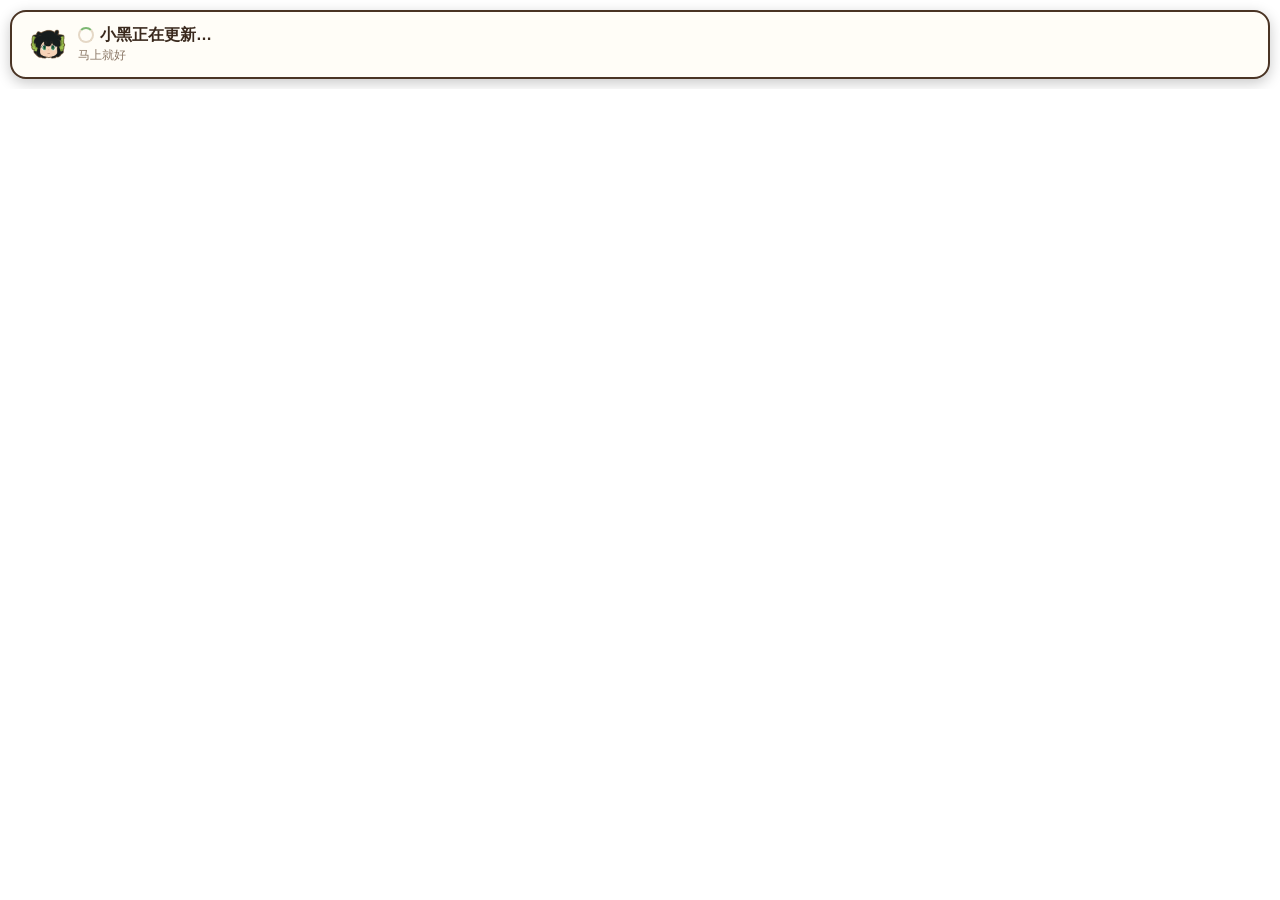
<file: app/src/main/assets/web/renderer/splash.html>
<!doctype html>
<html lang="zh-CN">
<head>
<meta charset="utf-8">
<title>小黑</title>
<style>
  /* 开机先装新版时的提示窗（main.js showSplash）：右下角一张小卡片，写「小黑正在更新…」，不带按钮、不抢焦点。
     样子照更新卡片（card.html）：奶白底深棕边、薄荷绿转圈 */
  * { box-sizing: border-box; }
  html, body { margin: 0; background: transparent; overflow: hidden; }
  body { padding: 10px; font: 14px/1.6 "Microsoft YaHei UI", "Microsoft YaHei", sans-serif; color: #3B2A1E; user-select: none; }
  .card { background: #FFFDF7; border: 2px solid #4A3424; border-radius: 16px; box-shadow: 0 4px 14px rgba(0,0,0,.22); padding: 12px 16px; display: flex; align-items: center; gap: 10px; }
  img { width: 40px; height: 40px; flex: none; }
  .title { font-size: 16px; font-weight: bold; line-height: 1.35; }
  .sub { font-size: 12px; color: #8a7766; }
  .spin { width: 16px; height: 16px; border: 2px solid #e5d8c6; border-top-color: #7DB873; border-radius: 50%; display: inline-block; vertical-align: -3px; margin-right: 6px; animation: r 0.8s linear infinite; }
  @keyframes r { to { transform: rotate(360deg); } }
</style>
</head>
<body>
<div class="card"><img src="../assets/tray.png" alt=""><div><div class="title"><span class="spin"></span>小黑正在更新…</div><div class="sub">马上就好</div></div></div>
</body>
</html>
</file>
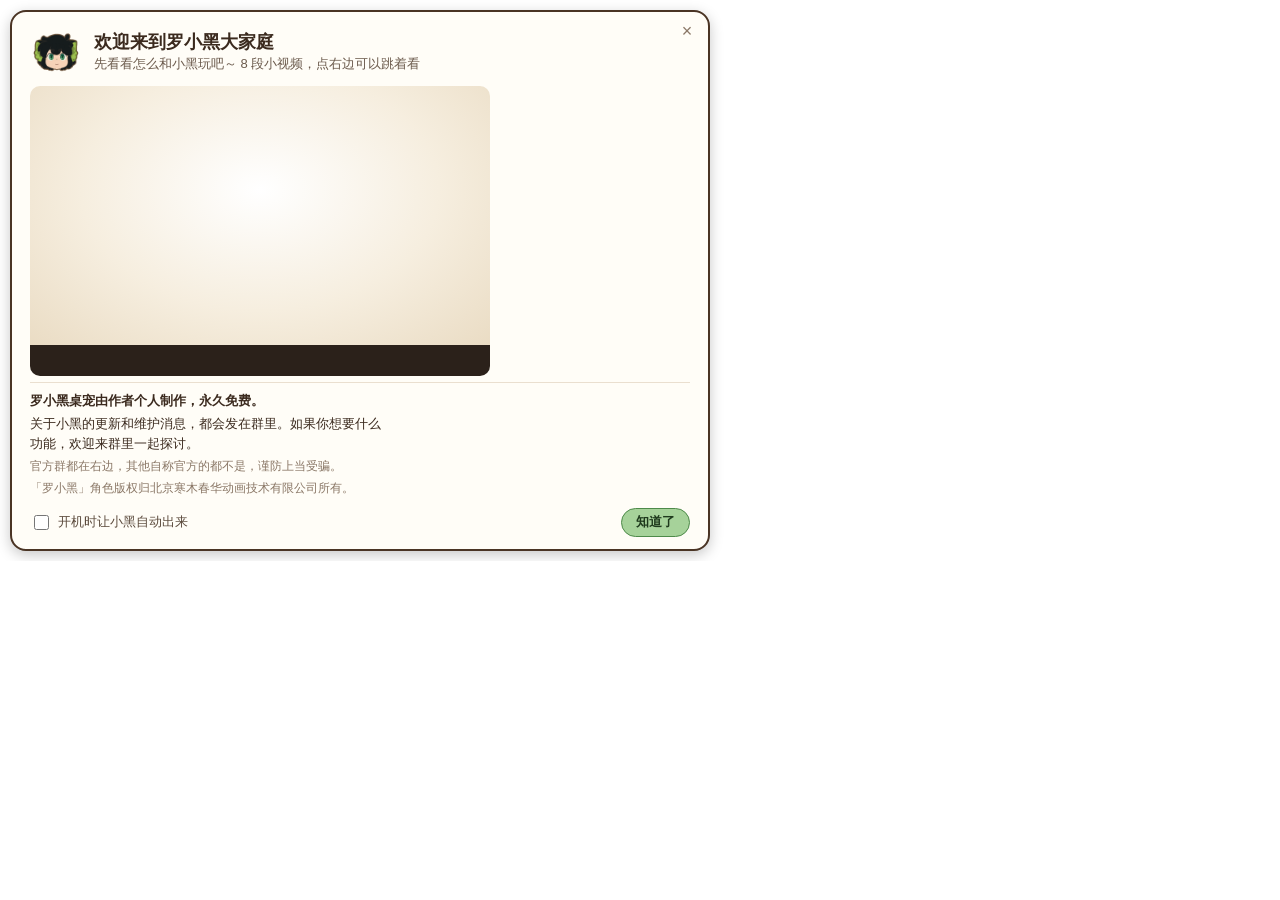
<file: app/src/main/assets/web/renderer/welcome.html>
<!doctype html>
<html lang="zh-CN">
<head>
<meta charset="utf-8">
<title>欢迎来到罗小黑大家庭</title>
<style>
  /* 欢迎卡片（一页）：教程视频＋作者和进群＋开机自启勾选。和「关于」同一套样子，奶白底深棕边，主按钮用小黑耳朵里的薄荷绿 */
  * { box-sizing: border-box; }
  html, body { margin: 0; background: transparent; overflow: hidden; }
  body { padding: 10px; font: 14px/1.6 "Microsoft YaHei UI", "Microsoft YaHei", sans-serif; color: #3B2A1E; user-select: none; }
  .card { position: relative; width: 600px; background: #FFFDF7; border: 2px solid #4A3424; border-radius: 16px; box-shadow: 0 4px 14px rgba(0,0,0,.22); padding: 16px 18px 14px; }
  .head { display: flex; align-items: center; gap: 12px; -webkit-app-region: drag; }
  .head img { width: 52px; height: 52px; flex: none; }
  .name { font-size: 18px; font-weight: bold; line-height: 1.3; }
  .x { position: absolute; right: 8px; top: 6px; width: 26px; height: 26px; border: none; background: none; font-size: 18px; color: #8a7766; cursor: pointer; border-radius: 13px; -webkit-app-region: no-drag; }
  .x:hover { background: #f1e9dc; }
  .sec { margin-top: 12px; padding-top: 10px; border-top: 1px solid #eadfcf; }
  p { margin: 0 0 4px; font-size: 14px; }
  .author { font-size: 13px; color: #5b4a3c; }
  .muted { color: #8a7766; font-size: 12px; margin-top: 8px; }
  button.b { flex: none; font: inherit; font-size: 13px; padding: 3px 14px; border: 1.5px solid #4A3424; border-radius: 15px; background: #fff; color: #3B2A1E; cursor: pointer; }
  button.b:hover { background: #f7f0e4; }
  button.b.main { background: #A6D29A; border-color: #4E8A4A; color: #1F3A1D; font-weight: bold; }
  button.b.main:hover { background: #95C688; }
  .foot { display: flex; justify-content: flex-end; align-items: center; gap: 8px; margin-top: 10px; }
  .gnotice { font-size: 13px; color: #3f7a3b; margin-bottom: 6px; }
  .gc { display: flex; gap: 12px; align-items: center; background: #fff; border: 1px solid #e6e6e6; border-radius: 10px; padding: 10px; margin-top: 8px; }
  .gc:first-child { margin-top: 0; }
  .gc .qr { flex: none; width: 124px; height: 124px; padding: 4px; background: #fff; }
  .gc .gq { flex: 1; }
  .gc .gn { font-size: 14px; font-weight: bold; color: #222; }
  .gc .gd, .gc .tip { font-size: 12px; color: #8a8a8a; line-height: 1.4; margin-top: 3px; }
  .gc .gd b { color: #3B2A1E; font-size: 14px; user-select: text; }
  .gqrs { display: flex; gap: 10px; }
  .gqrs:not(:first-child) { margin-top: 8px; }
  .gc.gcv { flex: 1; flex-direction: column; align-items: center; text-align: center; margin-top: 0; }
  .gfull { font-size: 13px; color: #5b4a3c; }
  /* 第 1 页教程播放器（舞台、字幕、分集按钮） */
  /* 一页：左舞台＋右分集按钮，下面一横条（文字＋群列表），底栏开机勾选＋知道了 */
  .card { width: 700px; padding: 14px 18px 12px; }
  .hsub { font-size: 13px; color: #6b5a4c; line-height: 1.5; }
  .top { display: flex; gap: 10px; margin-top: 8px; }
  .vid { width: 460px; flex: none; }
  .stage { position: relative; overflow: hidden; width: 460px; height: 259px; border-radius: 10px 10px 0 0; background: radial-gradient(ellipse at 50% 40%, #FFFFFF 0%, #F6EEDF 55%, #EADCC4 100%); }
  .stage .menu { font-size: 10px; line-height: 1.2; padding: 2px; min-width: 150px; }
  .stage .menu div { padding: 1.5px 9px; }
  .stage .menu hr { margin: 2px 0; }
  .sub { background: #2b211a; color: #fff; text-align: center; font-size: 14px; padding: 5px 0; border-radius: 0 0 10px 10px; min-height: 31px; line-height: 1.6; }
  .chips { flex: 1; display: flex; flex-direction: column; gap: 4px; }
  .ch { white-space: nowrap; display: flex; align-items: center; gap: 6px; font-size: 13px; padding: 3px 8px 3px 4px; border: 1px solid #e0d4c2; border-radius: 13px; color: #5b4a3c; cursor: pointer; }
  .ch:hover { background: #f7f0e4; }
  .ch b { width: 19px; height: 19px; border-radius: 10px; background: #eadfcf; color: #4A3424; font-size: 11px; display: flex; align-items: center; justify-content: center; }
  .ch.on { background: #EAF5E6; border-color: #7FBF72; color: #1F3A1D; font-weight: bold; }
  .ch.on b { background: #4E8A4A; color: #fff; }
  .home { display: flex; gap: 12px; margin-top: 6px; padding-top: 8px; border-top: 1px solid #eadfcf; }
  .home .txt { flex: 1; font-size: 13px; line-height: 1.55; }
  .home .txt p { margin: 0 0 3px; font-size: 13px; }
  .home .author { font-size: 12px; color: #6b5a4c; margin-top: 4px; }
  .home .muted { margin-top: 4px; font-size: 11.5px; }
  .home .groups { flex: none; width: 290px; }
  .home .gqrs { gap: 6px; }
  .home .gc { padding: 6px; margin-top: 6px; gap: 6px; }
  .home .gc.gcv { margin-top: 0; }
  .home .gc .qr { width: 84px; height: 84px; padding: 2px; }
  .home .gc .gn { font-size: 12px; }
  .home .gc .tip, .home .gc .gd { font-size: 11px; }
  .home .gc .gd b { font-size: 13px; }
  .home button.b { font-size: 12px; padding: 2px 10px; }
  .login { margin-right: auto; font-size: 13px; color: #5b4a3c; display: flex; align-items: center; gap: 6px; cursor: pointer; }
  .login input { width: 15px; height: 15px; accent-color: #4E8A4A; }
  .login.pending { opacity: .5; cursor: default; }   /* 开机请求确认中：勾着、变淡、点不了 */
  .lnote { margin-right: auto; font-size: 12px; color: #B0482A; white-space: nowrap; }
  .lnote[hidden] { display: none; }
  .stage video { position: absolute; visibility: hidden; pointer-events: none; }
  .stage video.on { visibility: visible; }
  .shadow { position: absolute; width: 120px; height: 18px; transform: translate(-50%, -50%); background: radial-gradient(ellipse, rgba(74,52,36,.26), transparent 70%); pointer-events: none; }
  .cursor { position: absolute; width: 20px; left: 0; top: 0; transition: left .7s ease, top .7s ease, opacity .3s; z-index: 5; pointer-events: none; }
  .ripple { position: absolute; width: 26px; height: 26px; margin: -13px 0 0 -13px; border-radius: 50%; border: 2.5px solid #fff; box-shadow: 0 0 0 3px rgba(127,191,114,.8); animation: rip .45s ease-out forwards; z-index: 4; pointer-events: none; }
  @keyframes rip { from { transform: scale(.4); opacity: 1; } to { transform: scale(1.5); opacity: 0; } }
  .press { position: absolute; width: 34px; height: 34px; margin: -17px 0 0 -17px; border-radius: 50%; z-index: 4; pointer-events: none; background: conic-gradient(#7FBF72 var(--p, 0%), rgba(127,191,114,.2) 0); -webkit-mask: radial-gradient(circle, transparent 11px, #000 12px); }
  .menu { position: absolute; z-index: 6; background: #fff; border: 1px solid #ccc; border-radius: 8px; box-shadow: 0 4px 16px rgba(0,0,0,.18); padding: 4px; font-size: 12.5px; min-width: 170px; line-height: 1.4; }
  .menu div { padding: 2px 12px; border-radius: 4px; white-space: nowrap; display: flex; justify-content: space-between; gap: 14px; }
  .menu div.hl { background: #e8f0fb; }
  .menu hr { border: none; border-top: 1px solid #e5e5e5; margin: 3px 0; }
  .bub { position: absolute; z-index: 6; background: #FFFDF7; border: 2px solid #4A3424; border-radius: 14px; padding: 5px 14px; font-size: 15px; white-space: nowrap; transform: translateX(-50%); }
  .bub:after { content: ""; position: absolute; left: 50%; bottom: -8px; width: 12px; height: 12px; margin-left: -6px; background: #FFFDF7; border-right: 2px solid #4A3424; border-bottom: 2px solid #4A3424; transform: rotate(45deg); }
  .keycap { position: absolute; left: 50%; top: 18px; transform: translateX(-50%); display: flex; gap: 6px; align-items: center; z-index: 6; }
  .keycap kbd { font: bold 15px "Microsoft YaHei UI", sans-serif; background: #fff; border: 1.5px solid #4A3424; border-bottom-width: 4px; border-radius: 8px; padding: 3px 12px; color: #3B2A1E; }
  .keycap i { color: #fff; font-style: normal; font-weight: bold; text-shadow: 0 1px 3px #000; }
  .tray { position: absolute; right: 0; bottom: 0; left: 0; height: 26px; background: rgba(240,240,244,.88); backdrop-filter: blur(8px); z-index: 5; }
  .tray img { position: absolute; right: 16px; top: 4px; width: 18px; height: 18px; }
</style>
</head>
<body>
<div class="card">
  <button class="x" data-do="close" title="关闭">×</button>
  <div class="head"><img src="../assets/tray.png" alt=""><div><div class="name">欢迎来到罗小黑大家庭</div><div class="hsub">先看看怎么和小黑玩吧～ 8 段小视频，点右边可以跳着看</div></div></div>
  <div class="top">
    <div class="vid">
      <div class="stage" id="stage"></div>
      <div class="sub" id="sub"></div>
    </div>
    <div class="chips" id="chips"></div>
  </div>
  <div class="home">
    <div class="txt">
      <p><b>罗小黑桌宠由作者个人制作，永久免费。</b></p>
      <p>关于小黑的更新和维护消息，都会发在群里。如果你想要什么功能，欢迎来群里一起探讨。</p>
      <div class="author" id="author"></div>
      <div class="muted">官方群都在右边，其他自称官方的都不是，谨防上当受骗。</div>
      <div class="muted">「罗小黑」角色版权归北京寒木春华动画技术有限公司所有。</div>
    </div>
    <div class="groups" id="groups"></div>
  </div>
  <div class="foot"><label class="login" id="loginlab"><input type="checkbox" id="login"> 开机时让小黑自动出来</label><span class="lnote" id="lnote" role="status" hidden></span><button class="b main" data-do="close">知道了</button></div>
</div>
<script src="groupcard.js"></script>
<script src="tutorial.js"></script>
<script>
const { ipcRenderer } = require('electron');
const esc = (t) => String(t == null ? '' : t).replace(/[&<>"]/g, (c) => ({ '&': '&amp;', '<': '&lt;', '>': '&gt;', '"': '&quot;' }[c]));
const sub = document.getElementById('sub'), chips = document.getElementById('chips'), loginBox = document.getElementById('login');
const stage = makeStage(document.getElementById('stage'));
let stopDemo = null, cur = 0, token = 0, loginReady = false;
chips.innerHTML = DEMOS.map((d, i) => `<div class="ch" data-i="${i}"><b>${i + 1}</b>${esc(d.title)}</div>`).join('');
// 整张放大（主进程按屏幕高算好放在 ?zoom=）；报给主进程的是放大后的实际高
// 屏幕放不下时主进程会把倍数缩小（welcome-zoom），所以下限放开到 0.3
const setZoom = (z) => { document.body.style.zoom = Math.max(.3, Math.min(1.12, Number(z) || 1)); };
setZoom(new URLSearchParams(location.search).get('zoom'));
ipcRenderer.on('welcome-zoom', (_e, z) => { setZoom(z); sendSize(); });
function sendSize() { requestAnimationFrame(() => ipcRenderer.send('welcome-size', Math.ceil(document.body.getBoundingClientRect().height))); }
// 播第 i 集；一集播完自动播下一集，最后一集播完回到第 1 集
function pick(i) {
  if (stopDemo) stopDemo();
  cur = i; const my = ++token;
  [...chips.children].forEach((c, j) => c.classList.toggle('on', j === i));
  stopDemo = loopDemo(stage, i, (t) => { sub.textContent = t; }, () => setTimeout(() => { if (my === token) pick((cur + 1) % DEMOS.length); }, 300));
}
function show(s) {
  const a = (s && s.author) || {};
  const el = document.getElementById('author'), sec = el.closest('.txt');
  if (a.name) el.innerHTML = `作者 ${esc(a.name)}　微信 ${esc(a.wechat)}　QQ ${esc(a.qq)}`; else el.innerHTML = '';
  renderGroups(document.getElementById('groups'), s || {}, (s && s.visible) || []);
  sendSize();
}
// 开机自启：初始＝现在的设置；第一次打开（?first=1）默认打勾。变一下就告诉主进程，关卡片前再发一次
// 主进程给 {checked, pending, notice}：确认中勾着变淡点不了；被电脑管家拦了＝取消勾选并在旁边写一行字。
// mainChecked＝主进程那边现在的值；关卡片时只有勾选和它不同才再发一次（被拦后不会反复写注册表）
let mainChecked = false;
function showLogin(s, useDefault) {
  mainChecked = !!s.checked;
  loginBox.checked = useDefault ? true : mainChecked; loginBox.disabled = !!s.pending;
  document.getElementById('loginlab').classList.toggle('pending', !!s.pending);
  const note = document.getElementById('lnote'); note.textContent = s.notice || ''; note.hidden = !s.notice;
  sendSize();
}
ipcRenderer.invoke('welcome-login-state').then((s) => { showLogin(s, new URLSearchParams(location.search).get('first') === '1' && !s.pending && !s.notice); loginReady = true; });
ipcRenderer.on('welcome-login-ui', (_e, s) => showLogin(s, false));
loginBox.addEventListener('change', () => ipcRenderer.send('welcome-login', loginBox.checked));
function closeCard() { if (loginReady && !loginBox.disabled && loginBox.checked !== mainChecked) ipcRenderer.send('welcome-login', loginBox.checked); ipcRenderer.send('welcome-do', 'close'); }
ipcRenderer.invoke('groups-state').then(show);
ipcRenderer.on('welcome', (_e, s) => show(s));
chips.addEventListener('click', (e) => { const c = e.target.closest('.ch'); if (c) pick(+c.dataset.i); });
document.body.addEventListener('click', (e) => { const b = e.target.closest('[data-do]'); if (b) closeCard(); });
addEventListener('keydown', (e) => { if (e.key === 'Escape') closeCard(); });
pick(0);
sendSize();
</script>
</body>
</html>
</file>
